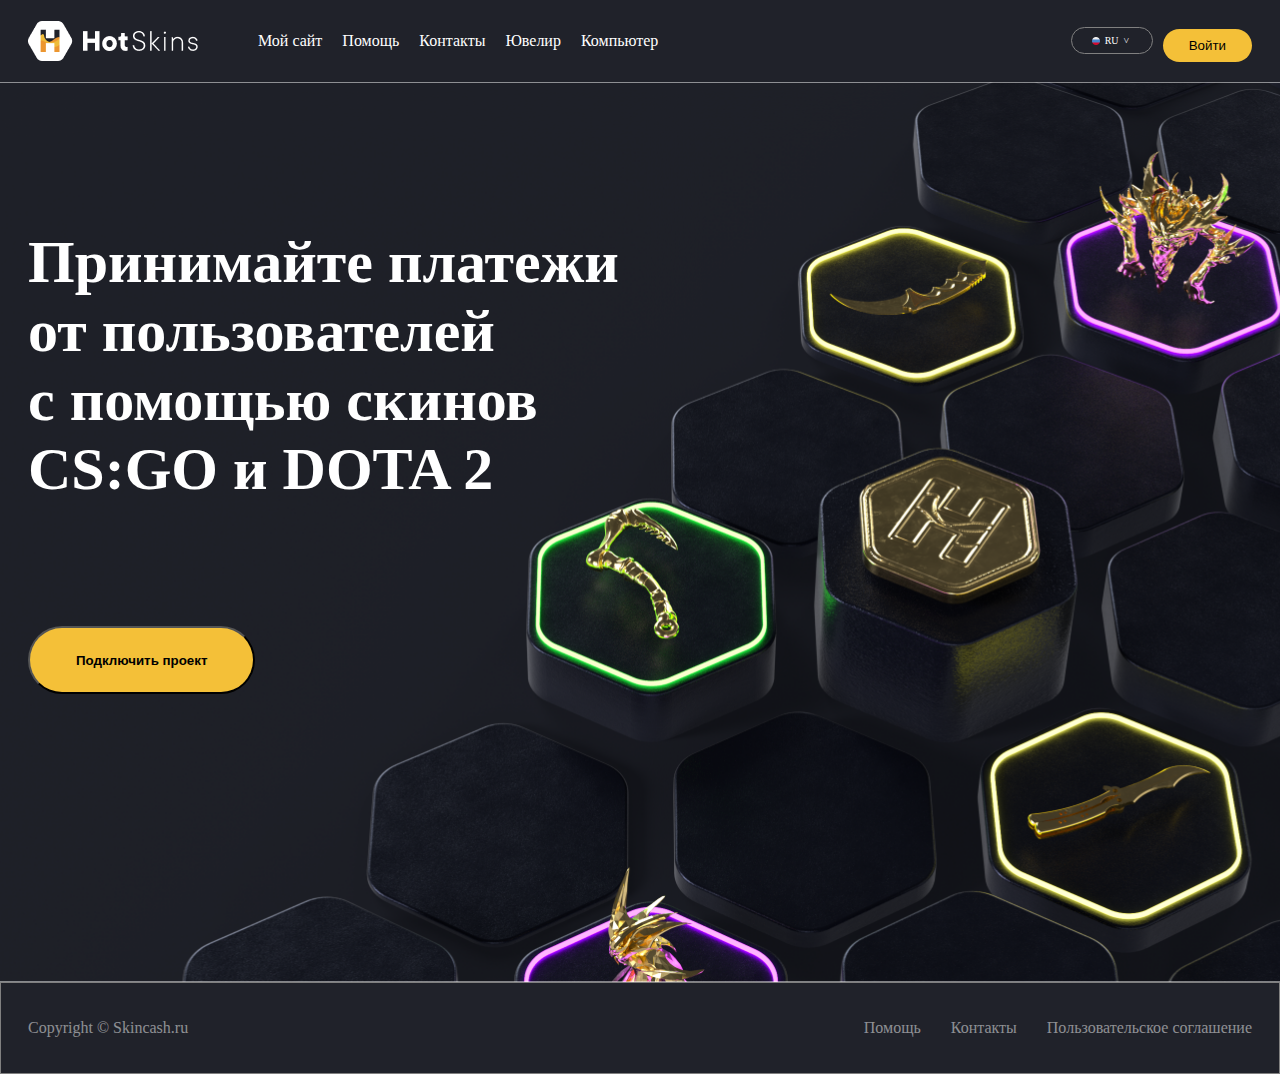
<file: index.html>
<!DOCTYPE html>
<html lang="en">
<head>
    <meta charset="UTF-8">
    <meta http-equiv="X-UA-Compatible" content="IE=edge">
    <meta name="viewport" content="width=device-width, initial-scale=1.0">
    <title>Document</title>
    <link rel="stylesheet" href="css/style.css">
</head>
<body>
    <header>
        <div class="conteiner">
            <div class="navbar_top">
                <div class="navbar_left">
                    <div class="Home">
                            <div class="navbar_1">
                                <img src="assets/images/Frame 1.png" alt="">
                                <img src="assets/images/HotSkins.png" alt="">
                            </div>
                    </div>
                    <div class="navbar_21">
                        <ul>
                            <a href="Hom.html"style="text-decoration: none">
                                <li>Мой сайт</li>
                            </a>
                            <a href="help.html"style="text-decoration: none">
                                <li>Помощь</li>
                            </a>
                            <a href="Contacts.html"style="text-decoration: none">
                                <li>Контакты</li>
                            </a>
                            <a href="yvelir.html"style="text-decoration: none">
                                <li>
                                    Ювелир
                                </li>
                            </a>
                            <a href="computer.html"style="text-decoration: none">
                                <li>
                                    Компьютер
                                </li>
                            </a>
                        </ul>
                    </div>
                </div>
                <a href="CsGo.html">
                    <div class="logo_bars">
                        <div class="bars">
                            <div class="bars1">
                                <div></div>
                            </div>
                            <div class="bars2">
                                <div></div>
                            </div>
                            <div class="bars3">
                                <div></div>
                            </div>
                        </div>
                    </div>
                </a>
                <div class="navbar_right">
                    <div>
                        <span><img src="assets/images/Russia.png" alt="">
                            <p>RU</p>
                            <p>˅</p></span>
                    </div>
                    <a href="register.html"style="text-decoration: none">
                        <div>
                            <button><p>Войти</p></button>
                        </div>
                    </a>
                </div>
            </div>
        </div>
    </header>
    <main>
        <div class="ocnova">
            <div class="conteiner">
                <div class="osnova">
                    <h1>Принимайте платежи  <br>
                        от пользователей <br>
                        с помощью скинов <br> 
                        CS:GO и DOTA 2</h1>
                </div>
                <a href="project.html"style="text-decoration: none">
                    <div class="osnova_button">
                        <button><p><b>Подключить проект</b></p></button>
                    </div>
                </a>
            </div>
        </div>
    </main>
    <footer>
        <div class="conteiner">
            <div class="footer">
                <p>Copyright © Skincash.ru</p>
                <ul>
                    <li>Помощь</li>
                    <li>Контакты</li>
                    <li>Пользовательское соглашение</li>
                </ul>
            </div>
        </div>
    </footer>
</body>
</html>
</file>
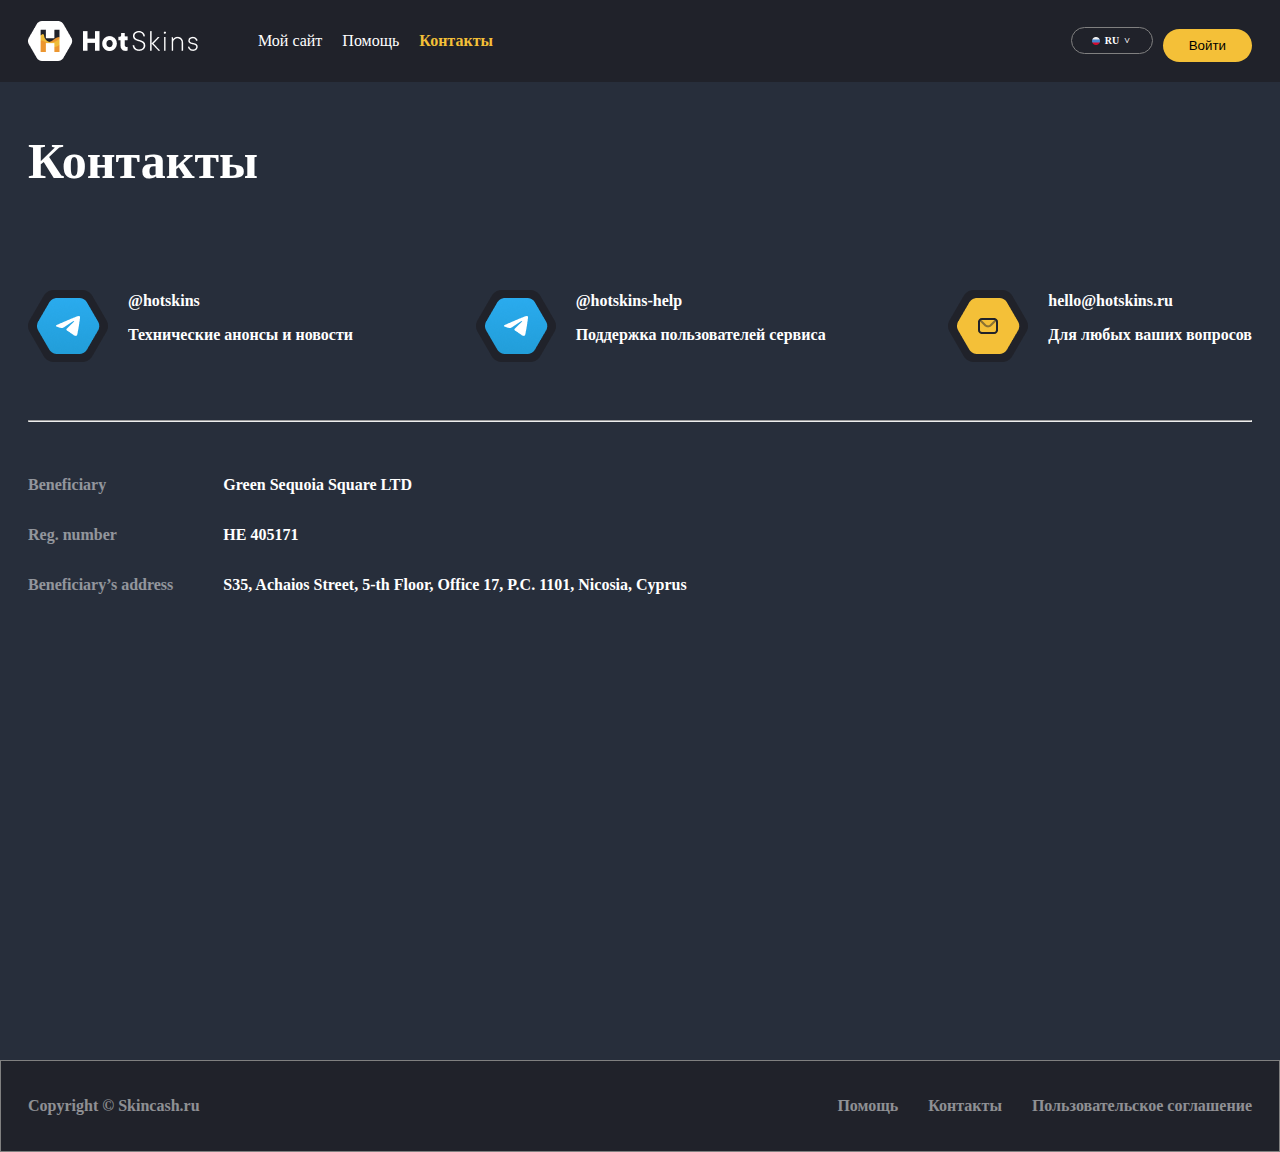
<file: Contacts.html>
<!DOCTYPE html>
<html lang="en">
<head>
    <meta charset="UTF-8">
    <meta http-equiv="X-UA-Compatible" content="IE=edge">
    <meta name="viewport" content="width=device-width, initial-scale=1.0">
    <title>Document</title>
    <link rel="stylesheet" href="css/style.css">
</head>
<body>
    <header>
        <div class="conteiner">
            <div class="navbar_top">
                <div class="navbar_left">
                    <div class="Home">
                        <a href="index.html">
                            <div class="navbar_1">
                                <img src="assets/images/Frame 1.png" alt="">
                                <img src="assets/images/HotSkins.png" alt="">
                            </div>
                        </a>
                    </div>
                    <div class="navbar_2">
                        <ul>
                            <a href="Hom.html"style="text-decoration: none">
                                <li class="contacts_li1">Мой сайт</li>
                            </a>
                            <a href="help.html"style="text-decoration: none">
                                <li class="contacts_li1">Помощь</li>
                            </a>
                            <a href="Contacts.html"style="text-decoration: none">
                                <li class="contacts_li"> <b> Контакты</li>
                            </a>
                        </ul>
                    </div>
                </div>
                <div class="navbar_right">
                    <div>
                        <span><img src="assets/images/Russia.png" alt="">
                            <p>RU</p>
                            <p>˅</p></span>
                    </div>
                    <a href="register.html"style="text-decoration: none">
                        <div>
                            <button><p>Войти</p></button>
                        </div>
                    </a>
                </div>
            </div>
        </div>
    </header>
    <main>
        <div class="contacts">
            <div class="conteiner">
                <h2>Контакты</h2>
                <div class="contacts-flex">
                    <div class="contacts_top">
                        <img src="assets/images/Frame 489.png" alt="">
                        <div>
                            <h4>@hotskins</h4>
                            <p>Технические анонсы и новости</p>
                        </div>
                    </div>
                    <div class="contacts_top">
                        <img src="assets/images/Frame 489.png" alt="">
                        <div>
                            <h4>@hotskins-help</h4>
                            <p>Поддержка пользователей сервиса</p>
                        </div>
                    </div>
                    <div class="contacts_top">
                        <img src="assets/images/Frame 491.png" alt="">
                        <div>
                            <h4>hello@hotskins.ru</h4>
                            <p>Для любых ваших вопросов</p>
                        </div>
                    </div>
                </div>
                <hr>
                <div class="contacts-bottom">
                    <div class="contacts_left">
                        <p>Beneficiary</p>
                        <p>Reg. number</p>
                        <p>Beneficiary’s address</p>
                    </div>
                    <div class="contacts_right">
                        <p>Green Sequoia Square LTD</p>
                        <p>HE 405171</p>
                        <p>S35, Achaios Street, 5-th Floor, Office 17, P.C. 1101, Nicosia, Cyprus</p>
                    </div>
                </div>
            </div>
        </div>
    </main>
    <footer>
        <div class="conteiner">
            <div class="footer">
                <p>Copyright © Skincash.ru</p>
                <ul>
                    <li>Помощь</li>
                    <li>Контакты</li>
                    <li>Пользовательское соглашение</li>
                </ul>
            </div>
        </div>
    </footer>
</body>
</html>
</file>
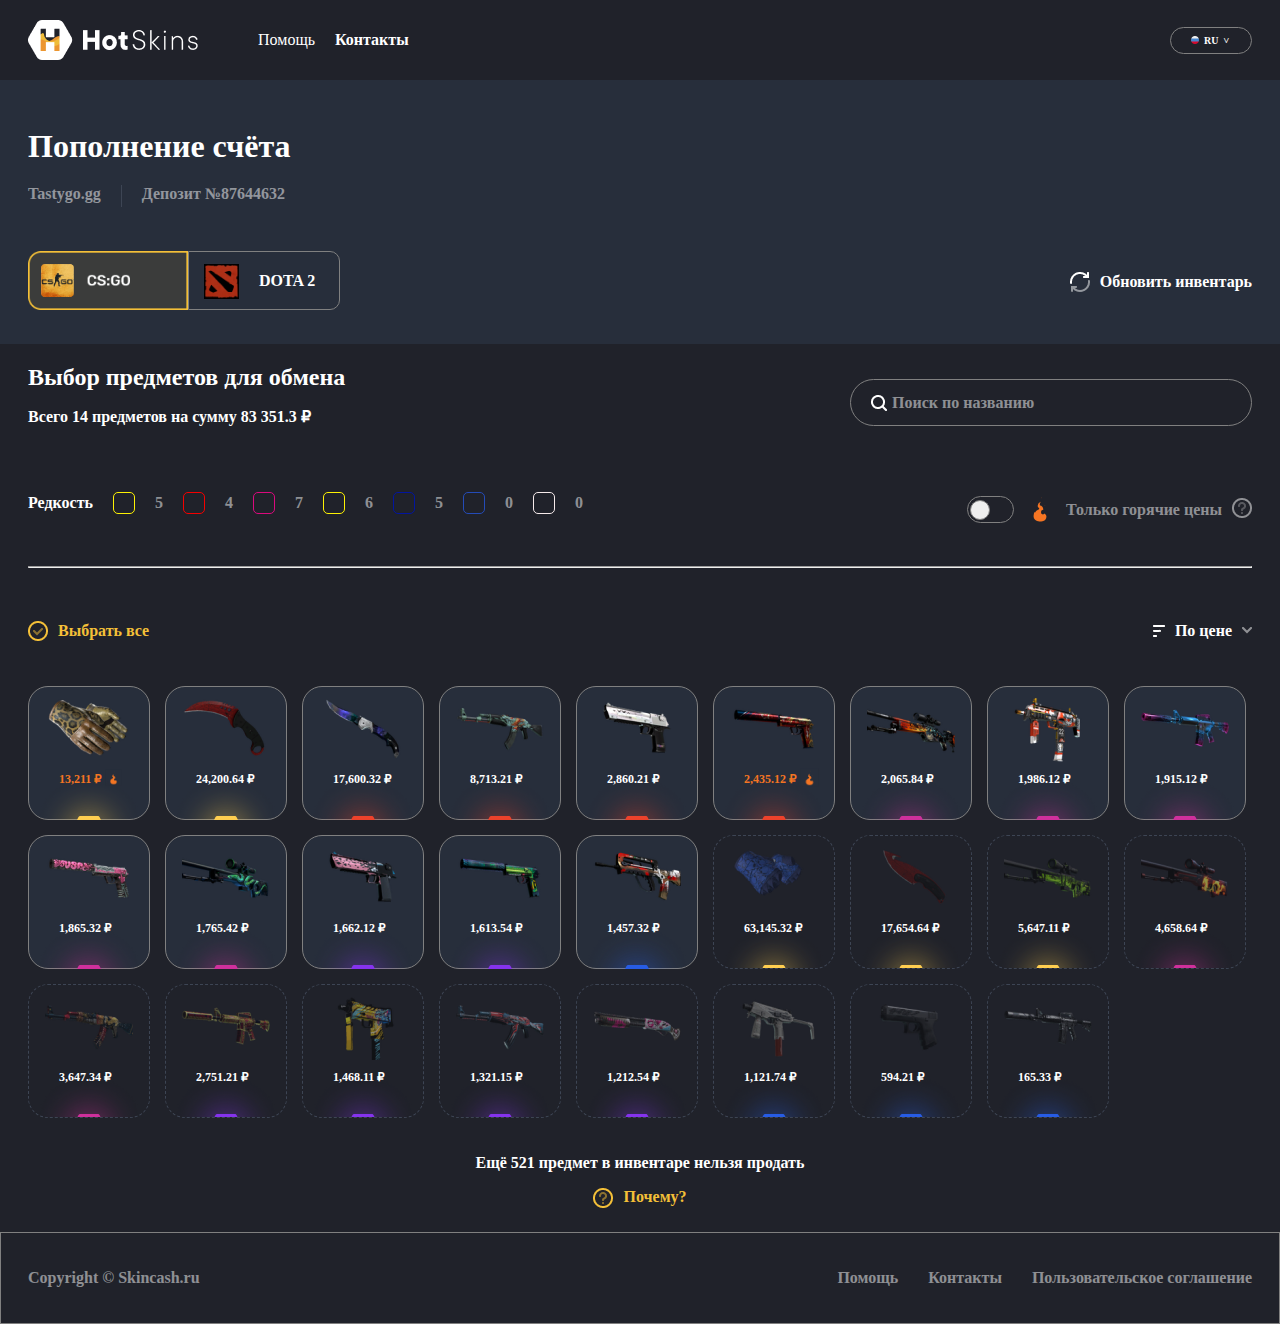
<file: CsGo.html>
<!DOCTYPE html>
<html lang="en">
<head>
    <meta charset="UTF-8">
    <meta http-equiv="X-UA-Compatible" content="IE=edge">
    <meta name="viewport" content="width=device-width, initial-scale=1.0">
    <title>Document</title>
    <link rel="stylesheet" href="css/style.css">
</head>
<body>
    <header>
        <div class="conteiner">
            <div class="navbar_top">
                <div class="navbar_left">
                    <div class="Home">
                        <a href="index.html">
                            <div class="navbar_1">
                                <img src="assets/images/Frame 1.png" alt="">
                                <img src="assets/images/HotSkins.png" alt="">
                            </div>
                        </a>
                    </div>
                    <div class="navbar_2">
                        <ul>
                            <a href="help.html"style="text-decoration: none">
                                <li class="contacts_li1">Помощь</li>
                            </a>
                            <a href="Contacts.html"style="text-decoration: none">
                                <li class="contacts_li1"> <b> Контакты</li>
                            </a>
                        </ul>
                    </div>
                </div>
                <div class="navbar_right">
                    <span><img src="assets/images/Russia.png" alt="">
                    <p>RU</p>
                    <p>˅</p></span>
                </div>
            </div>
        </div>
    </header>
    <main>
        <div class="title">
            <div class="conteiner">
                <a href="tup-up-your-account.html"style="text-decoration: none"><h1>Пополнение счёта</h1></a>
                <ul class="ul_title">
                    <li>Tastygo.gg</li>
                    <li> <img src="assets/images/Frame 401.png" alt=""></li>
                    <li>Депозит №87644632</li>
                </ul>
                <div class="titlee">
                    <div class="boss">
                        <a href="CsGo.html"style="text-decoration: none">
                            <div class="title-img-CsGo">
                                <img src="assets/images/Frame 15.png" alt="">
                            </div>
                        </a>
                        <div class="Dota">
                            <a href="dota.html"style="text-decoration: none">
                                <span>
                                    <div class="title-dota">
                                        <img src="assets/images/image 2.png" alt="">
                                        <p>
                                            DOTA 2
                                        </p>
                                    </div>
                                </span>
                            </a>
                        </div>
                    </div>
                    <div class="loading">
                            <img src="assets/images/20x20 Обновить.png" alt="">
                            <p>Обновить инвентарь</p>
                    </div>
                </div>
            </div>
        </div>
        <div class="main-rov">
            <div class="conteiner">
                <div class="main3">
                    <div class="left-h1">
                        <h2>Выбор предметов для обмена</h2>
                        <p>Всего 14 предметов на сумму 83 351.3 ₽</p>
                    </div>
                    <div class="right-1">
                        <span>
                            <img src="assets/images/Union.png" alt="">
                            <p>Поиск по названию</p>
                        </span>
                    </div>
                </div>
                <div class="main4">
                    <div>
                        <ul>
                            <li class="red7">Редкость</li>
                            <li class="bnm"><span></span></li>
                            <li>5</li>
                            <li class="bnm red1"><span></span></li>
                            <li>4</li>
                            <li class="bnm red2"><span></span></li>
                            <li>7</li>
                            <li class="bnm re3"><span></span></li>
                            <li>6</li>
                            <li class="bnm red4"><span></span></li>
                            <li>5</li>
                            <li class="bnm red5"><span></span></li>
                            <li>0</li>
                            <li class="bnm red6"><span></span></li>
                            <li>0</li>
                        </ul>
                    </div>
                    <div class="zxcvb">
                        <ul>
                            <li class="span1"><span><button ></button></span></li>
                            <li><img src="assets/images/Rectangle (6).png" alt=""></li>
                            <li>Только горячие цены</li>
                            <li><img src="assets/images/Помощь 1.png" alt=""></li>
                        </ul>
                    </div>
                </div>
                <hr>
                <div class="hrhr">
                    <div class="hr-lin1">
                        <img src="assets/images/Успех.png" alt="">
                        <p>Выбрать все</p>
                    </div>
                    <div class="hr-lin">
                        <img src="assets/images/Vector (31).png" alt="">
                        <p>По цене</p>
                        <img src="assets/images/Vector 91.png" alt="">
                    </div>
                </div>
                
            </div>
            <div class="conteiner">
                <div class="gap">
                    <div class="card sent1">
                        <img class="weapons" src="assets/images/image 4.png" alt="">
                        <div class="sent">
                            <p> <b class="color1">13,211 ₽</b> </p>
                            <img src="assets/images/Огонь цена.png" alt="">
                        </div>
                        <img class="card-bottom" src="assets/images/Индикатор рарности.png" alt="">
                    </div>
                    <div class="card sent1">
                        <img class="weapons" src="assets/images/image 4 (1).png" alt="">
                        <div class="sent">
                            <p> <b class="color2">24,200.64 ₽</b> </p>
                        </div>
                        <img class="card-bottom" src="assets/images/Индикатор рарности.png" alt="">
                    </div>
                    <div class="card sent1">
                        <img class="weapons" src="assets/images/image 4 (25).png" alt="">
                        <div class="sent">
                            <p> <b class="color2">17,600.32 ₽</b> </p>
                        </div>
                        <img class="card-bottom" src="assets/images/Индикатор рарности (1).png" alt="">
                    </div>
                    <div class="card sent1">
                        <img class="weapons" src="assets/images/image 4 (2).png" alt="">
                        <div class="sent">
                            <p> <b class="color2">8,713.21 ₽</b> </p>
                        </div>
                        <img class="card-bottom" src="assets/images/Индикатор рарности (1).png" alt="">
                    </div>
                    <div class="card sent1">
                        <img class="weapons" src="assets/images/image 4 (3).png" alt="">
                        <div class="sent">
                            <p> <b class="color2">2,860.21 ₽</b> </p>
                        </div>
                        <img class="card-bottom" src="assets/images/Индикатор рарности (1).png" alt="">
                    </div>
                    <div class="card sent1">
                        <img class="weapons" src="assets/images/image 4 (4).png" alt="">
                        <div class="sent">
                            <p> <b class="color1">2,435.12 ₽</b> </p>
                            <img src="assets/images/Огонь цена.png" alt="">
                        </div>
                        <img class="card-bottom" src="assets/images/Индикатор рарности (1).png" alt="">
                    </div>
                    <div class="card sent1">
                        <img class="weapons" src="assets/images/image 4 (5).png" alt="">
                        <div class="sent">
                            <p> <b class="color2">2,065.84 ₽</b> </p>
                        </div>
                        <img class="card-bottom" src="assets/images/Индикатор рарности (2).png" alt="">
                    </div>
                    <div class="card sent1">
                        <img class="weapons" src="assets/images/image 4 (6).png" alt="">
                        <div class="sent">
                            <p> <b class="color2">1,986.12 ₽</b> </p>
                        </div>
                        <img class="card-bottom" src="assets/images/Индикатор рарности (2).png" alt="">
                    </div>
                    <div class="card sent1">
                        <img class="weapons" src="assets/images/image 4 (7).png" alt="">
                        <div class="sent">
                            <p> <b class="color2">1,915.12 ₽</b> </p>
                        </div>
                        <img class="card-bottom" src="assets/images/Индикатор рарности (2).png" alt="">
                    </div>
                    <div class="card sent1">
                        <img class="weapons" src="assets/images/image 4 (8).png" alt="">
                        <div class="sent">
                            <p> <b class="color2">1,865.32 ₽</b> </p>
                        </div>
                        <img class="card-bottom" src="assets/images/Индикатор рарности (2).png" alt="">
                    </div>
                    <div class="card sent1">
                        <img class="weapons" src="assets/images/image 4 (9).png" alt="">
                        <div class="sent">
                            <p> <b class="color2">1,765.42 ₽</b> </p>
                        </div>
                        <img class="card-bottom" src="assets/images/Индикатор рарности (2).png" alt="">
                    </div>
                    <div class="card sent1">
                        <img class="weapons" src="assets/images/image 4 (10).png" alt="">
                        <div class="sent">
                            <p> <b class="color2">1,662.12 ₽</b> </p>
                        </div>
                        <img class="card-bottom" src="assets/images/Индикатор рарности (3).png" alt="">
                    </div>
                    <div class="card sent1">
                        <img class="weapons" src="assets/images/image 4 (11).png" alt="">
                        <div class="sent">
                            <p> <b class="color2">1,613.54 ₽</b> </p>
                        </div>
                        <img class="card-bottom" src="assets/images/Индикатор рарности (3).png" alt="">
                    </div>
                    <div class="card sent1">
                        <img class="weapons" src="assets/images/image 4 (12).png" alt="">
                        <div class="sent">
                            <p> <b class="color2">1,457.32 ₽</b> </p>
                        </div>
                        <img class="card-bottom" src="assets/images/Индикатор рарности (4).png" alt="">
                    </div>
                    <div class="card2 sent1">
                        <img class="weapons" src="assets/images/image 4 (13).png" alt="">
                        <div class="sent">
                            <p> <b class="color2">63,145.32 ₽</b> </p>
                        </div>
                        <img class="card-bottom" src="assets/images/Индикатор рарности.png" alt="">
                    </div>
                    <div class="card2 sent1">
                        <img class="weapons" src="assets/images/image 4 (14).png" alt="">
                        <div class="sent">
                            <p> <b class="color2">17,654.64 ₽</b> </p>
                        </div>
                        <img class="card-bottom" src="assets/images/Индикатор рарности.png" alt="">
                    </div>
                    <div class="card2 sent1">
                        <img class="weapons" src="assets/images/image 4 (15).png" alt="">
                        <div class="sent">
                            <p> <b class="color2">5,647.11 ₽</b> </p>
                        </div>
                        <img class="card-bottom" src="assets/images/Индикатор рарности.png" alt="">
                    </div>
                    <div class="card2 sent1">
                        <img class="weapons" src="assets/images/image 4 (16).png" alt="">
                        <div class="sent">
                            <p> <b class="color2">4,658.64 ₽</b> </p>
                        </div>
                        <img class="card-bottom" src="assets/images/Индикатор рарности (2).png" alt="">
                    </div>
                    <div class="card2 sent1">
                        <img class="weapons" src="assets/images/image 4 (17).png" alt="">
                        <div class="sent">
                            <p> <b class="color2">3,647.34 ₽</b> </p>
                        </div>
                        <img class="card-bottom" src="assets/images/Индикатор рарности (2).png" alt="">
                    </div>
                    <div class="card2 sent1">
                        <img class="weapons" src="assets/images/image 4 (18).png" alt="">
                        <div class="sent">
                            <p> <b class="color2">2,751.21 ₽</b> </p>
                        </div>
                        <img class="card-bottom" src="assets/images/Индикатор рарности (3).png" alt="">
                    </div>
                    <div class="card2 sent1">
                        <img class="weapons" src="assets/images/image 4 (19).png" alt="">
                        <div class="sent">
                            <p> <b class="color2">1,468.11 ₽</b> </p>
                        </div>
                        <img class="card-bottom" src="assets/images/Индикатор рарности (3).png" alt="">
                    </div>
                    <div class="card2 sent1">
                        <img class="weapons" src="assets/images/image 4 (20).png" alt="">
                        <div class="sent">
                            <p> <b class="color2">1,321.15 ₽</b> </p>
                        </div>
                        <img class="card-bottom" src="assets/images/Индикатор рарности (3).png" alt="">
                    </div>
                    <div class="card2 sent1">
                        <img class="weapons" src="assets/images/image 4 (21).png" alt="">
                        <div class="sent">
                            <p> <b class="color2">1,212.54 ₽</b> </p>
                        </div>
                        <img class="card-bottom" src="assets/images/Индикатор рарности (3).png" alt="">
                    </div>
                    <div class="card2 sent1">
                        <img class="weapons" src="assets/images/image 4 (22).png" alt="">
                        <div class="sent">
                            <p> <b class="color2"> 1,121.74 ₽</b> </p>
                        </div>
                        <img class="card-bottom" src="assets/images/Индикатор рарности (4).png" alt="">
                    </div>
                    <div class="card2 sent1">
                        <img class="weapons" src="assets/images/image 4 (23).png" alt="">
                        <div class="sent">
                            <p> <b class="color2">594.21 ₽</b> </p>
                        </div>
                        <img class="card-bottom" src="assets/images/Индикатор рарности (4).png" alt="">
                    </div>
                    <div class="card2 sent1">
                        <img class="weapons" src="assets/images/image 4 (24).png" alt="">
                        <div class="sent">
                            <p> <b class="color2">165.33 ₽</b> </p>
                        </div>
                        <img class="card-bottom" src="assets/images/Индикатор рарности (4).png" alt="">
                    </div>
                </div>
                <div class="gap-bottom">
                    <p>Ещё 521 предмет в инвентаре нельзя продать</p>
                    <ul>
                        <li><img src="assets/images/Помощь 2.png" alt=""></li>
                        <li>Почему?</li>
                    </ul>
                </div>
            </div>
        </div>
    </main>
    <footer>
        <div class="conteiner">
            <div class="footer">
                <p>Copyright © Skincash.ru</p>
                <ul>
                    <li>Помощь</li>
                    <li>Контакты</li>
                    <li>Пользовательское соглашение</li>
                </ul>
            </div>
        </div>
    </footer>
</body>
</html>
</file>
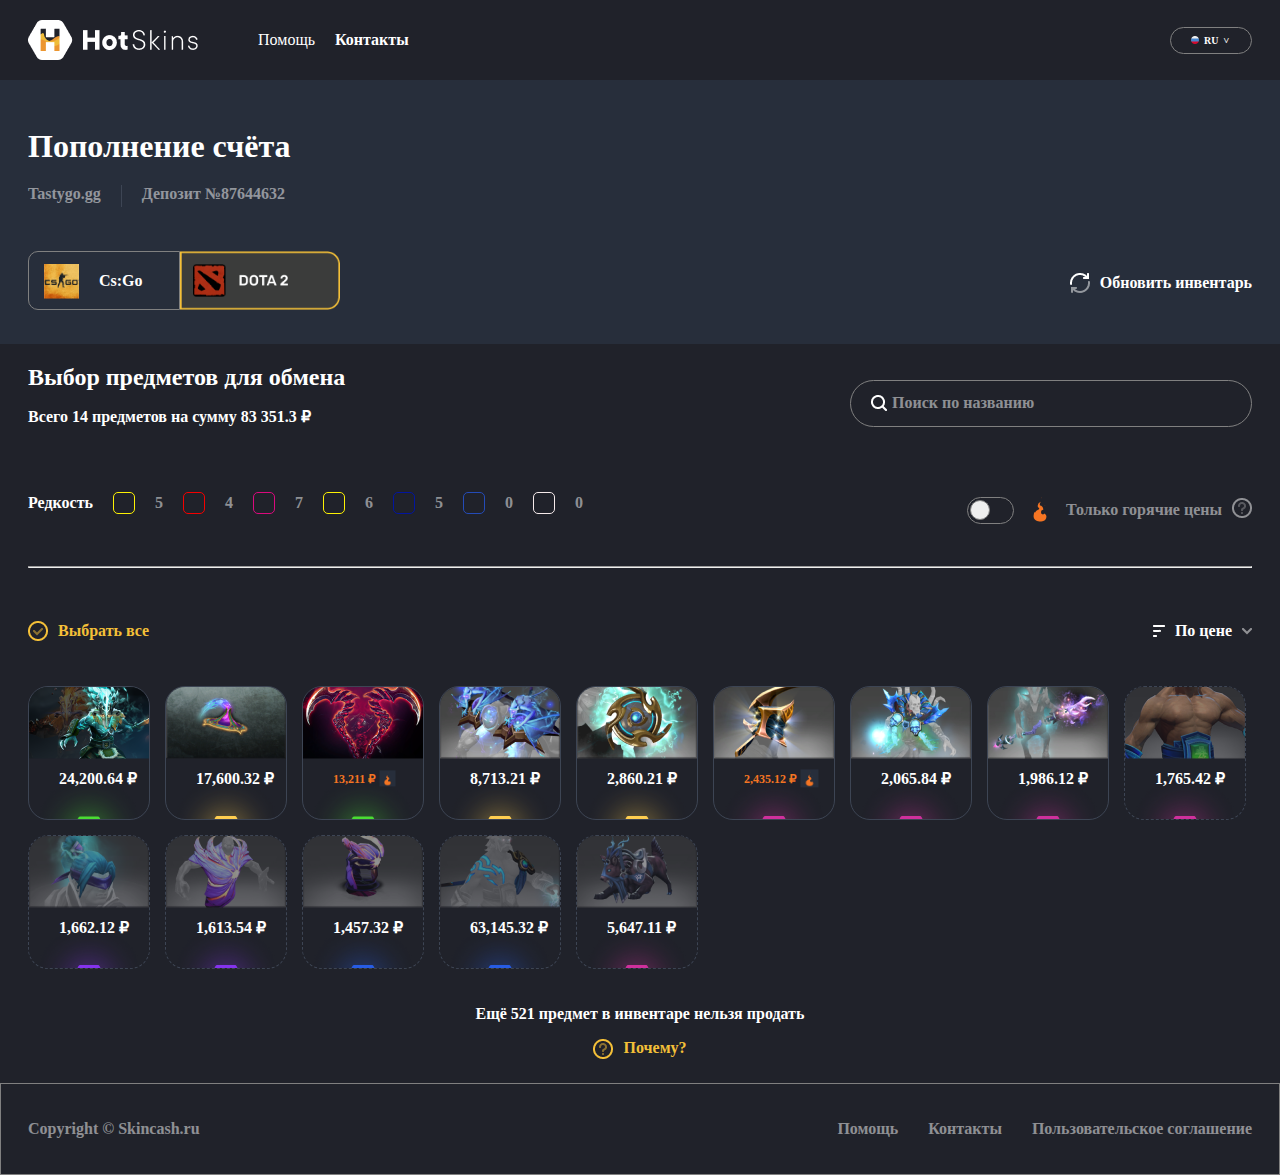
<file: dota.html>
<!DOCTYPE html>
<html lang="en">
<head>
    <meta charset="UTF-8">
    <meta http-equiv="X-UA-Compatible" content="IE=edge">
    <meta name="viewport" content="width=device-width, initial-scale=1.0">
    <title>Document</title>
    <link rel="stylesheet" href="css/style.css">
</head>
<body>
    <header>
        <div class="conteiner">
            <div class="navbar_top">
                <div class="navbar_left">
                    <div class="Home">
                        <a href="index.html" style="text-decoration: none">
                            <div class="navbar_1">
                                <img src="assets/images/Frame 1.png" alt="">
                                <img src="assets/images/HotSkins.png" alt="">
                            </div>
                        </a>
                    </div>
                    <div class="navbar_2">
                        <ul>
                            <a href="help.html"style="text-decoration: none">
                                <li class="contacts_li1">Помощь</li>
                            </a>
                            <a href="Contacts.html"style="text-decoration: none">
                                <li class="contacts_li1"> <b> Контакты</li>
                            </a>
                        </ul>
                    </div>
                </div>
                <div class="navbar_right">
                    <span><img src="assets/images/Russia.png" alt="">
                    <p>RU</p>
                    <p>˅</p></span>
                </div>
            </div>
        </div>
    </header>
    <main>
        <div class="title">
            <div class="conteiner">
                <a href="tup-up-your-account.html"style="text-decoration: none"><h1>Пополнение счёта</h1></a>
                <ul class="ul_title">
                    <li>Tastygo.gg</li>
                    <li> <img src="assets/images/Frame 401.png" alt=""></li>
                    <li>Депозит №87644632</li>
                </ul>
                <div class="titlee">
                    <div class="boss">
                        <div class="Csgo">
                            <a href="CsGo.html"style="text-decoration: none">
                                <span>
                                    <div class="title-img">
                                        <img src="assets/images/image 2 (1).png" alt="">
                                        <p>
                                            Cs:Go
                                        </p>
                                    </div>
                                </span>
                            </a>
                        </div>
                            <a href="dota.html"style="text-decoration: none">
                                <span>
                                    <div class="title-img-CsGo">
                                        <img src="assets/images/Frame 39.png" alt="">
                                    </div>
                                </span>
                            </a>
                    </div>
                    <div class="loading">
                            <img src="assets/images/20x20 Обновить.png" alt="">
                            <p>Обновить инвентарь</p>
                    </div>
                </div>
            </div>
        </div>
        <div class="main-rov">
            <div class="conteiner">
                <div class="main3">
                    <div class="left-h1">
                        <h2>Выбор предметов для обмена</h2>
                        <p>Всего 14 предметов на сумму 83 351.3 ₽</p>
                    </div>
                    <div class="right-1">
                        <span>
                            <img src="assets/images/Union.png" alt="">
                            <p>Поиск по названию</p>
                        </span>
                    </div>
                </div>
                <div class="main4">
                    <div>
                        <ul>
                            <li class="red7">Редкость</li>
                            <li class="bnm"><span></span></li>
                            <li>5</li>
                            <li class="bnm red1"><span></span></li>
                            <li>4</li>
                            <li class="bnm red2"><span></span></li>
                            <li>7</li>
                            <li class="bnm re3"><span></span></li>
                            <li>6</li>
                            <li class="bnm red4"><span></span></li>
                            <li>5</li>
                            <li class="bnm red5"><span></span></li>
                            <li>0</li>
                            <li class="bnm red6"><span></span></li>
                            <li>0</li>
                        </ul>
                    </div>
                    <div class="zxcvb">
                        <ul>
                            <li class="span1"><span><button ></button></span></li>
                            <li><img src="assets/images/Rectangle (6).png" alt=""></li>
                            <li>Только горячие цены</li>
                            <li><img src="assets/images/Помощь 1.png" alt=""></li>
                        </ul>
                    </div>
                </div>
                <hr>
                <div class="hrhr">
                    <div class="hr-lin1">
                        <img src="assets/images/Успех.png" alt="">
                        <p>Выбрать все</p>
                    </div>
                    <div class="hr-lin">
                        <img src="assets/images/Vector (31).png" alt="">
                        <p>По цене</p>
                        <img src="assets/images/Vector 91.png" alt="">
                    </div>
                </div>
                
            </div>
            <div class="conteiner">
                <div class="gap">
                    <div class="card3 sent1">
                        <img class="weapons-dota" src="assets/images/image 4 (26).png" alt="">
                        <div class="sent">
                            <p> <b class="color3">24,200.64 ₽</b> </p>
                        </div>
                        <img class="card-bottom" src="assets/images/Индикатор рарности (5).png" alt="">
                    </div>
                    <div class="card3 sent1">
                        <img class="weapons-dota" src="assets/images/image 4 (27).png" alt="">
                        <div class="sent">
                            <p> <b class="color3">17,600.32 ₽</b> </p>
                        </div>
                        <img class="card-bottom" src="assets/images/Индикатор рарности.png" alt="">
                    </div>
                    <div class="card3 sent1">
                        <img class="weapons-dota" src="assets/images/image 4 (28).png" alt="">
                        <div class="sent">
                            <p> <b class="color1">13,211 ₽</b> </p>
                            <img src="assets/images/Огонь цена.png" alt="">
                        </div>
                        <img class="card-bottom" src="assets/images/Индикатор рарности (5).png" alt="">
                    </div>
                    <div class="card3 sent1">
                        <img class="weapons-dota" src="assets/images/image 4 (29).png" alt="">
                        <div class="sent">
                            <p> <b class="color3">8,713.21 ₽</b> </p>
                        </div>
                        <img class="card-bottom" src="assets/images/Индикатор рарности.png" alt="">
                    </div>
                    <div class="card3 sent1">
                        <img class="weapons-dota" src="assets/images/image 4 (30).png" alt="">
                        <div class="sent">
                            <p> <b class="color3">2,860.21 ₽</b> </p>
                        </div>
                        <img class="card-bottom" src="assets/images/Индикатор рарности.png" alt="">
                    </div>
                    <div class="card3 sent1">
                        <img class="weapons-dota" src="assets/images/image 4 (31).png" alt="">
                        <div class="sent">
                            <p> <b class="color1">2,435.12 ₽</b> </p>
                            <img src="assets/images/Огонь цена.png" alt="">
                        </div>
                        <img class="card-bottom" src="assets/images/Индикатор рарности (2).png" alt="">
                    </div>
                    <div class="card3 sent1">
                        <img class="weapons-dota" src="assets/images/image 4 (32).png" alt="">
                        <div class="sent">
                            <p> <b class="color3">2,065.84 ₽</b> </p>
                        </div>
                        <img class="card-bottom" src="assets/images/Индикатор рарности (2).png" alt="">
                    </div>
                    <div class="card3 sent1">
                        <img class="weapons-dota" src="assets/images/image 4 (33).png" alt="">
                        <div class="sent">
                            <p> <b class="color3">1,986.12 ₽</b> </p>
                        </div>
                        <img class="card-bottom" src="assets/images/Индикатор рарности (2).png" alt="">
                    </div>
                    <div class="card2 sent1">
                        <img class="weapons-dota" src="assets/images/image 4 (34).png" alt="">
                        <div class="sent">
                            <p> <b class="color3">1,765.42 ₽</b> </p>
                        </div>
                        <img class="card-bottom" src="assets/images/Индикатор рарности (2).png" alt="">
                    </div>
                    <div class="card2 sent1">
                        <img class="weapons-dota" src="assets/images/image 4 (35).png" alt="">
                        <div class="sent">
                            <p> <b class="color3">1,662.12 ₽</b> </p>
                        </div>
                        <img class="card-bottom" src="assets/images/Индикатор рарности (3).png" alt="">
                    </div>
                    <div class="card2 sent1">
                        <img class="weapons-dota" src="assets/images/image 4 (36).png" alt="">
                        <div class="sent">
                            <p> <b class="color3">1,613.54 ₽</b> </p>
                        </div>
                        <img class="card-bottom" src="assets/images/Индикатор рарности (3).png" alt="">
                    </div>
                    <div class="card2 sent1">
                        <img class="weapons-dota" src="assets/images/image 4 (37).png" alt="">
                        <div class="sent">
                            <p> <b class="color3">1,457.32 ₽</b> </p>
                        </div>
                        <img class="card-bottom" src="assets/images/Индикатор рарности (4).png" alt="">
                    </div>
                    <div class="card2 sent1">
                        <img class="weapons-dota" src="assets/images/image 4 (38).png" alt="">
                        <div class="sent">
                            <p> <b class="color3">63,145.32 ₽</b> </p>
                        </div>
                        <img class="card-bottom" src="assets/images/Индикатор рарности (4).png" alt="">
                    </div>
                    <div class="card2 sent1">
                        <img class="weapons-dota" src="assets/images/image 4 (39).png" alt="">
                        <div class="sent">
                            <p> <b class="color3">5,647.11 ₽</b> </p>
                        </div>
                        <img class="card-bottom" src="assets/images/Индикатор рарности (2).png" alt="">
                    </div>
                </div>
                <div class="gap-bottom">
                    <p>Ещё 521 предмет в инвентаре нельзя продать</p>
                    <ul>
                        <li><img src="assets/images/Помощь 2.png" alt=""></li>
                        <li>Почему?</li>
                    </ul>
                </div>
            </div>
        </div>
    </main>
    <footer>
        <div class="conteiner">
            <div class="footer">
                <p>Copyright © Skincash.ru</p>
                <ul>
                    <li>Помощь</li>
                    <li>Контакты</li>
                    <li>Пользовательское соглашение</li>
                </ul>
            </div>
        </div>
    </footer>
</body>
</html>
</file>
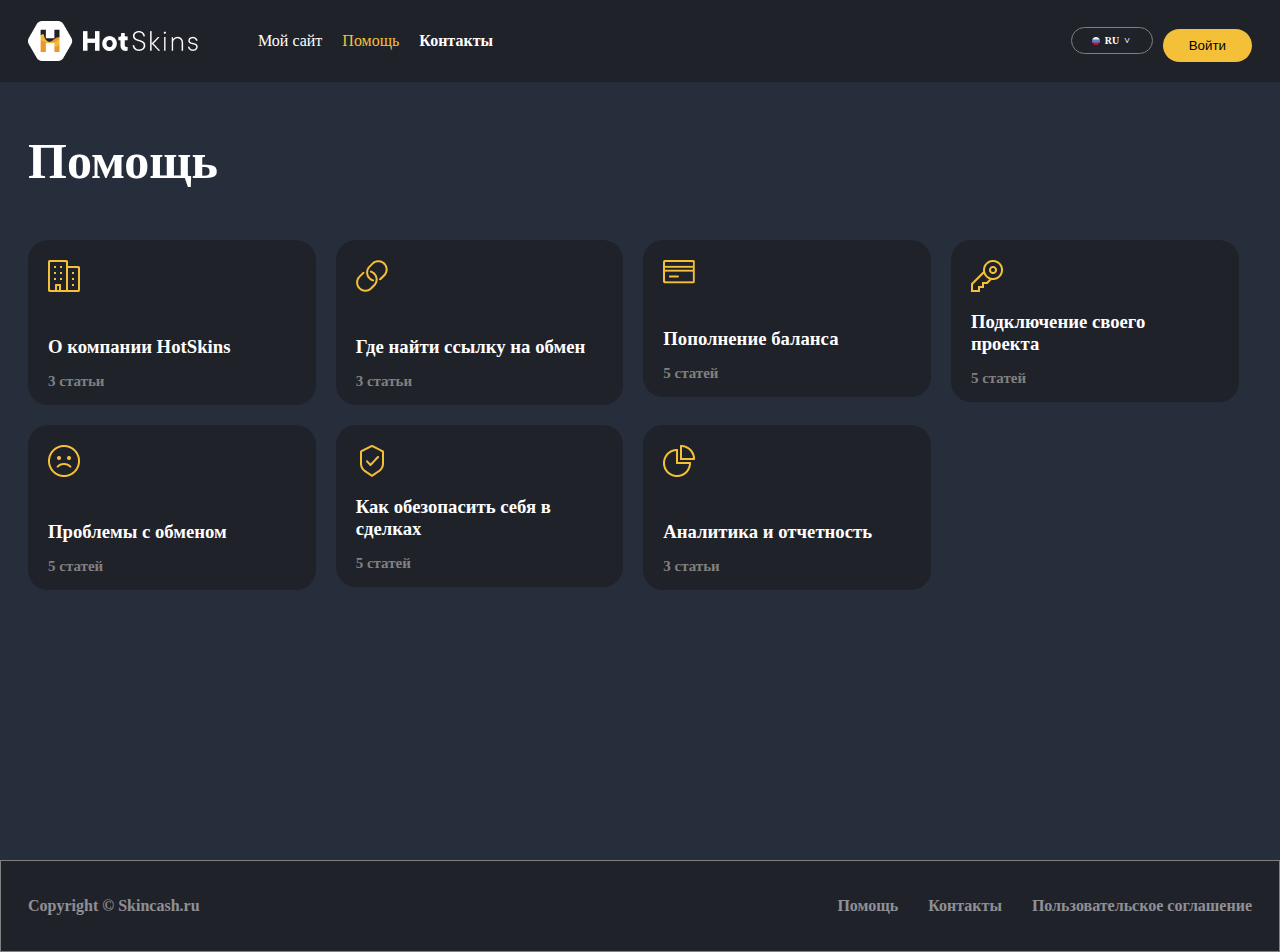
<file: help.html>
<!DOCTYPE html>
<html lang="en">
<head>
    <meta charset="UTF-8">
    <meta http-equiv="X-UA-Compatible" content="IE=edge">
    <meta name="viewport" content="width=device-width, initial-scale=1.0">
    <title>Document</title>
    <link rel="stylesheet" href="css/style.css">
</head>
<body>
    <header>
        <div class="conteiner">
            <div class="navbar_top">
                <div class="navbar_left">
                    <div class="Home">
                        <a href="index.html">
                            <div class="navbar_1">
                                <img src="assets/images/Frame 1.png" alt="">
                                <img src="assets/images/HotSkins.png" alt="">
                            </div>
                        </a>
                    </div>
                    <div class="navbar_2">
                        <ul>
                            <a href="Hom.html"style="text-decoration: none">
                                <li class="contacts_li1">Мой сайт</li>
                            </a>
                            <a href="help.html"style="text-decoration: none">
                                <li class="contacts_li">Помощь</li>
                            </a>
                            <a href="Contacts.html"style="text-decoration: none">
                                <li class="contacts_li1"> <b> Контакты</li>
                            </a>
                        </ul>
                    </div>
                </div>
                <div class="navbar_right">
                    <div>
                        <span><img src="assets/images/Russia.png" alt="">
                            <p>RU</p>
                            <p>˅</p></span>
                    </div>
                    <a href="register.html"style="text-decoration: none">
                        <div>
                            <button><p>Войти</p></button>
                        </div>
                    </a>
                </div>
            </div>
        </div>
    </header>
    <main>
        <div class="help">
            <div class="conteiner">
                <h2>Помощь</h2>
                <div class="help_flex">
                    <div class="help_card">
                        <img src="assets/images/Vector (33).png" alt="">
                        <div>
                            <h3>О компании HotSkins</h3>
                            <p>3 статьи</p>
                        </div>
                    </div>
                    <div class="help_card">
                        <img src="assets/images/Frame 331 (1).png" alt="">
                        <div>
                            <h3>Где найти ссылку на обмен</h3>
                            <p>3 статьи</p>
                        </div>
                    </div>
                    <div class="help_card">
                        <img src="assets/images/Vector (32).png" alt="">
                        <div>
                            <h3>Пополнение баланса</h3>
                            <p>5 статей</p>
                        </div>
                    </div>
                    <div class="help_card1">
                        <img src="assets/images/Frame 331.png" alt="">
                        <div>
                            <h3>Подключение своего <br> проекта</h3>
                            <p>5 статей</p>
                        </div>
                    </div>
                    <div class="help_card">
                        <img src="assets/images/Frame 331 (3).png" alt="">
                        <div>
                            <h3>Проблемы с обменом</h3>
                            <p>5 статей</p>
                        </div>
                    </div>
                    <div class="help_card1">
                        <img src="assets/images/Frame 331 (2).png" alt="">
                        <div>
                            <h3>Как обезопасить себя в <br> сделках</h3>
                            <p>5 статей</p>
                        </div>
                    </div>
                    <div class="help_card">
                        <img src="assets/images/Vector (34).png" alt="">
                        <div>
                            <h3>Аналитика и отчетность</h3>
                            <p>3 статьи</p>
                        </div>
                    </div>
                </div>
            </div>
        </div>
    </main>
    <footer>
        <div class="conteiner">
            <div class="footer">
                <p>Copyright © Skincash.ru</p>
                <ul>
                    <li>Помощь</li>
                    <li>Контакты</li>
                    <li>Пользовательское соглашение</li>
                </ul>
            </div>
        </div>
    </footer>
</body>
</html>
</file>
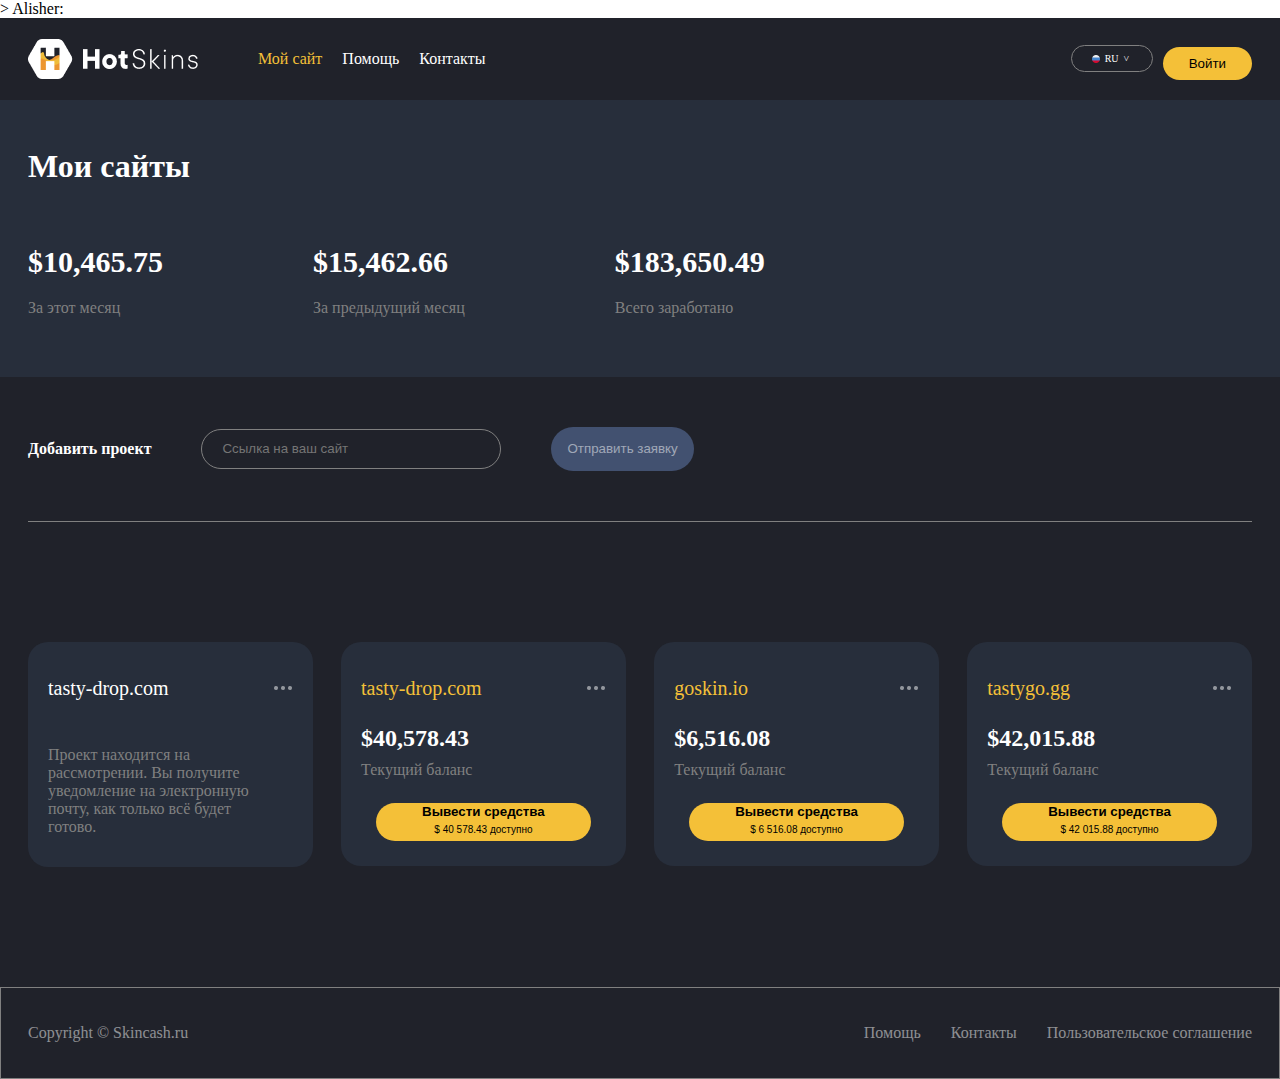
<file: Hom.html>
> Alisher:
<!DOCTYPE html>
<html lang="en">
<head>
    <meta charset="UTF-8">
    <meta http-equiv="X-UA-Compatible" content="IE=edge">
    <meta name="viewport" content="width=device-width, initial-scale=1.0">
    <title>Document</title>
    <link rel="stylesheet" href="css/style.css">
</head>
<body>
    <header>
        <div class="conteiner">
            <div class="navbar_top">
                <div class="navbar_left">
                    <div class="Home">
                            <a href="index.html">
                                <div class="navbar_1">
                                    <img src="assets/images/Frame 1.png" alt="">
                                    <img src="assets/images/HotSkins.png" alt="">
                                </div>
                            </a>
                    </div>
                    <div class="navbar_2">
                        <ul>
                            <a href="Hom.html"style="text-decoration: none">
                                <li class="contacts_li">Мой сайт</li>
                            </a>
                            <a href="help.html"style="text-decoration: none">
                                <li class="contacts_li1">Помощь</li>
                            </a>
                            <a href="Contacts.html"style="text-decoration: none">
                                <li class="contacts_li1">Контакты</li>
                            </a>
                        </ul>
                    </div>
                </div>
                <div class="navbar_right">
                    <div>
                        <span><img src="assets/images/Russia.png" alt="">
                            <p>RU</p>
                            <p>˅</p></span>
                    </div>
                    <a href="register.html"style="text-decoration: none">
                        <div>
                            <button><p>Войти</p></button>
                        </div>
                    </a>
                </div>
            </div>
        </div>
    </header>
    <main>
        <div class="title">
            <div class="conteiner">
               <div class="Hom">
                <h1>Мои сайты</h1>
               </div>
                <div class="hom_flex">
                    <div class="hom_banner">
                            <div class="hom_card">
                                <h3>$10,465.75</h3>
                                <p>За этот месяц</p>
                            </div>
                    </div> 
                    <div class="hom_banner">
                        <div class="hom_card">
                            <h3>$15,462.66</h3>
                            <p>За предыдущий месяц</p>
                        </div>
                    </div>
                    <div class="hom_banner">
                        <div class="hom_card">
                            <h3>$183,650.49</h3>
                            <p>Всего заработано</p>
                        </div>
                    </div>
                </div>
            </div>
        <div class="hom_ocnova">
            <div class="conteiner">
                <div class="hom_input">
                    <h4>Добавить проект</h4>
                    <input type="text" placeholder="Ссылка на ваш сайт">
                    <button><p>Отправить заявку</p></button>
                </div>
                <div class="homCard">
                    <div class="homCard2">
                        <div class="homCard1">
                            <p class="home_p">tasty-drop.com</p>
                            <img src="assets/images/Больше.png" alt="">
                        </div>
                        <p class="hom_p1">Проект находится на <br> рассмотрении. Вы получите <br> уведомление на электронную <br> почту, как только всё будет <br> готово.</p>
                    </div>
                    <div class="homCard22">
                        <div class="homCard1">
                            <p class="home_p12">tasty-drop.com</p>
                            <img src="assets/images/Больше.png" alt="">
                        </div>
                        <h2>$40,578.43</h2>
                        <p class="hom_p11">Текущий баланс</p>
                        <button>
                            <div class="homcardbutton1">
                                <h4>Вывести средства</h4>
                                <p>$ 40 578.43 доступно</p>
                            </div>
                        </button>
                        </div>
                    <div class="homCard22">
                        <div class="homCard1">
                            <p class="home_p12">goskin.io</p>
                            <img src="assets/images/Больше.png" alt="">
                        </div>
                        <h2>$6,516.08</h2>
                        <p class="hom_p11">Текущий баланс</p>
                        <button>
                            <div class="homcardbutton1">
                                <h4>Вывести средства</h4>
                                <p>$ 6 516.08 доступно</p>
                            </div>
                        </button>
                    </div>
                    <div class="homCard22">
                        <div class="homCard1">
                            <p class="home_p12">tastygo.gg</p>
                            <img src="assets/images/Больше.png" alt="">
                        </div>
                        <h2>$42,015.88</h2>
                        <p class="hom_p11">Текущий баланс</p>
                        <button>
                            <div class="homcardbutton1">
                            <h4>Вывести средства</h4>
                            <p>$ 42 015.88 доступно</p>
                            </div>
                        </button>
                    </div>
                </div>
            </div>
        </div>
        </div>
    </main>
    <footer>
        <div class="conteiner">
            <div class="footer">
                <p>Copyright © Skincash.ru</p>
                <ul>
                    <li>Помощь</li>
                    <li>Контакты</li>
                    <li>Пользовательское соглашение</li>
                </ul>
            </div>
        </div>
    </footer>
</body>
</html>
</file>
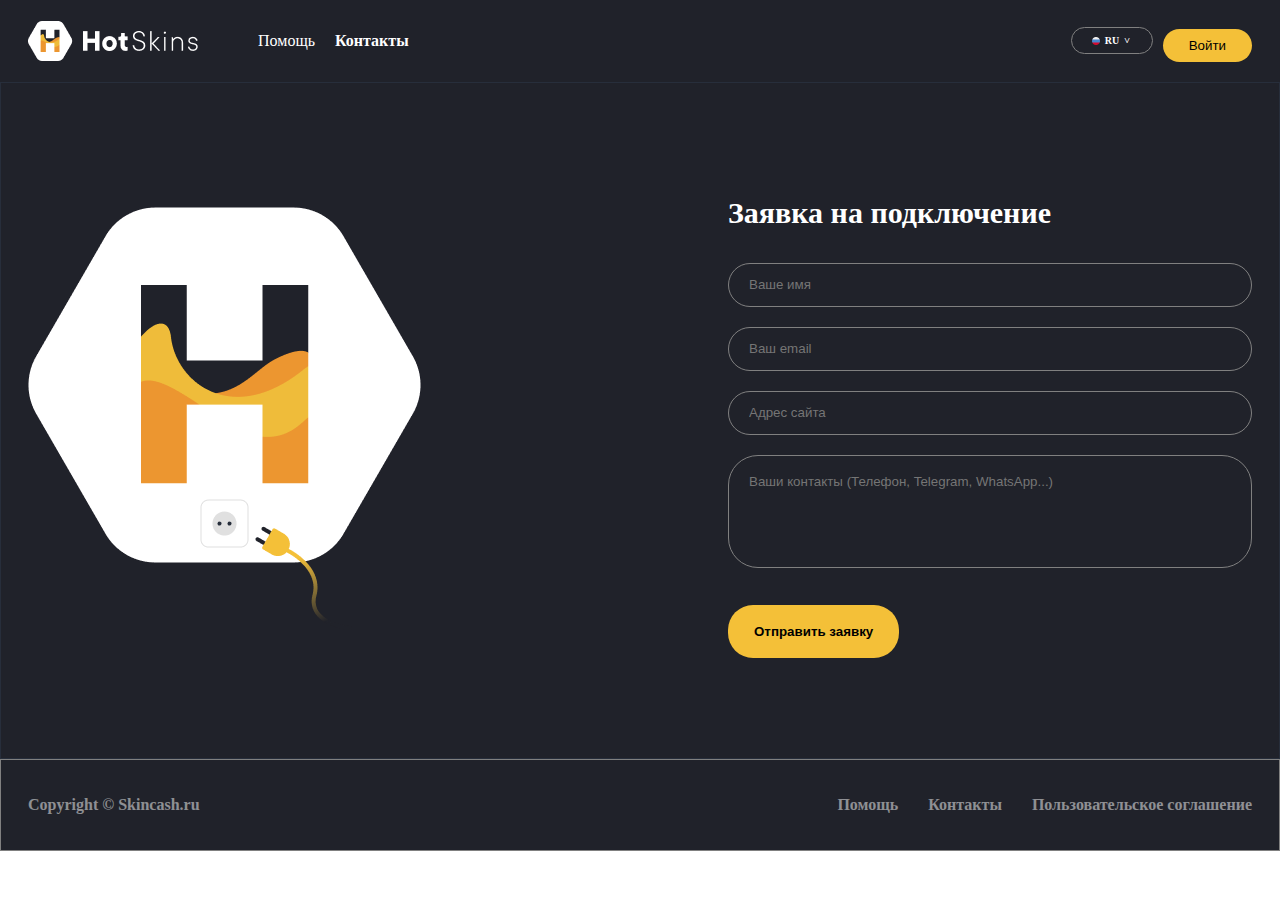
<file: project.html>
<!DOCTYPE html>
<html lang="en">
<head>
    <meta charset="UTF-8">
    <meta http-equiv="X-UA-Compatible" content="IE=edge">
    <meta name="viewport" content="width=device-width, initial-scale=1.0">
    <title>Document</title>
    <link rel="stylesheet" href="css/style.css">
</head>
<body>
    <header>
        <div class="conteiner">
            <div class="navbar_top">
                <div class="navbar_left">
                    <div class="Home">
                        <a href="index.html">
                            <div class="navbar_1">
                                <img src="assets/images/Frame 1.png" alt="">
                                <img src="assets/images/HotSkins.png" alt="">
                            </div>
                        </a>
                    </div>
                    <div class="navbar_2">
                        <ul>
                            <a href="help.html"style="text-decoration: none">
                                <li class="contacts_li1">Помощь</li>
                            </a>
                            <a href="Contacts.html"style="text-decoration: none">
                                <li class="contacts_li1"> <b> Контакты</li>
                            </a>
                        </ul>
                    </div>
                </div>
                <div class="navbar_right">
                    <div>
                        <span><img src="assets/images/Russia.png" alt="">
                            <p>RU</p>
                            <p>˅</p></span>
                    </div>
                    <a href="register.html"style="text-decoration: none">
                        <div>
                            <button><p>Войти</p></button>
                        </div>
                    </a>
                </div>
            </div>
        </div>
    </header>
    <main>
        <div class="registr">
            <div class="conteiner">
                <div class="registr_project">
                    <div class="right_registr">
                        <img src="assets/images/Frame 1 (1).png" alt="">
                    </div>
                    <div class="left_registr">
                        <h3>Заявка на подключение</h3>
                        <div class="registr_input">
                            <input type="text" placeholder="Ваше имя">
                        </div>
                        <div class="registr_input" >
                            <input type="email" placeholder="Ваш email">
                        </div>
                        <div class="registr_input">
                            <input type="text" placeholder="Адрес сайта">
                        </div>
                        <div class="registr_input1">
                            <input type="" placeholder="Ваши контакты (Телефон, Telegram, WhatsApp...)">
                        </div>
                        <button><p><b>Отправить заявку</b></p></button>
                    </div>
                </div>
            </div>
        </div>
    </main>
    <footer>
        <div class="conteiner">
            <div class="footer">
                <p>Copyright © Skincash.ru</p>
                <ul>
                    <li>Помощь</li>
                    <li>Контакты</li>
                    <li>Пользовательское соглашение</li>
                </ul>
            </div>
        </div>
    </footer>
</body>
</html>
</file>
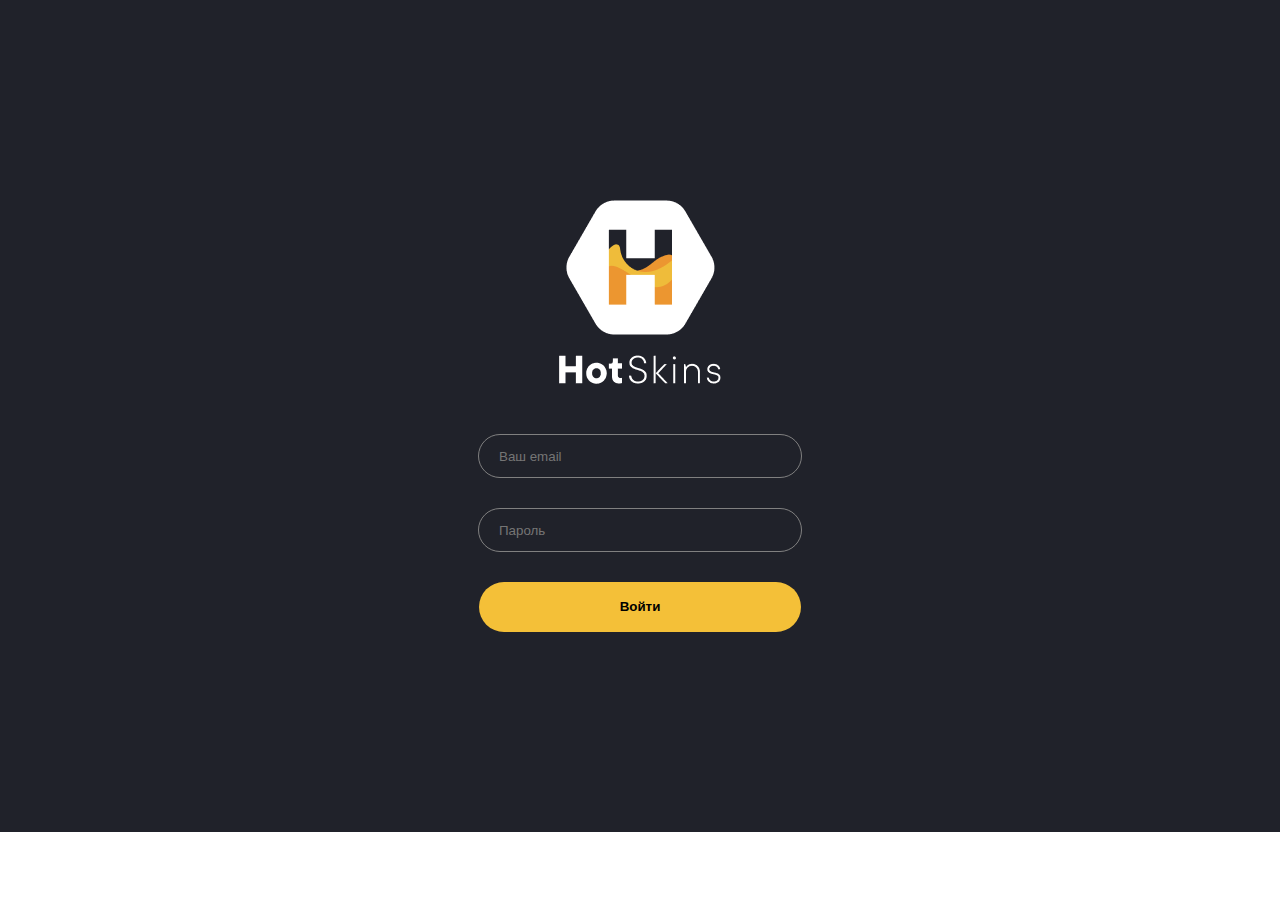
<file: register.html>
<!DOCTYPE html>
<html lang="en">
<head>
    <meta charset="UTF-8">
    <meta http-equiv="X-UA-Compatible" content="IE=edge">
    <meta name="viewport" content="width=device-width, initial-scale=1.0">
    <title>Document</title>
    <link rel="stylesheet" href="css/style.css">
</head>
<body>
    <header>
        <div class="registreyshion">
            <div class="conteiner">
                <div class="registreyshion1">
                    <a href="index.html"style="text-decoration: none">
                        <img src="assets/images/Frame 1 (2).png" alt="">
                    <p><img src="assets/images/HotSkins (1).png" alt=""></p>
                    </a>
                    <div class="registreyshion_input">
                        <input type="email" placeholder="Ваш email">
                    </div>
                    <div class="registreyshion_input" >
                        <input type="password" placeholder="Пароль">
                    </div>
                    <a href="CsGo.html"style="text-decoration: none">
                        <button><p><b>Войти</b></p></button>
                    </a>
                </div>
            </div>
        </div>
    </header>
</body>
</html>
</file>
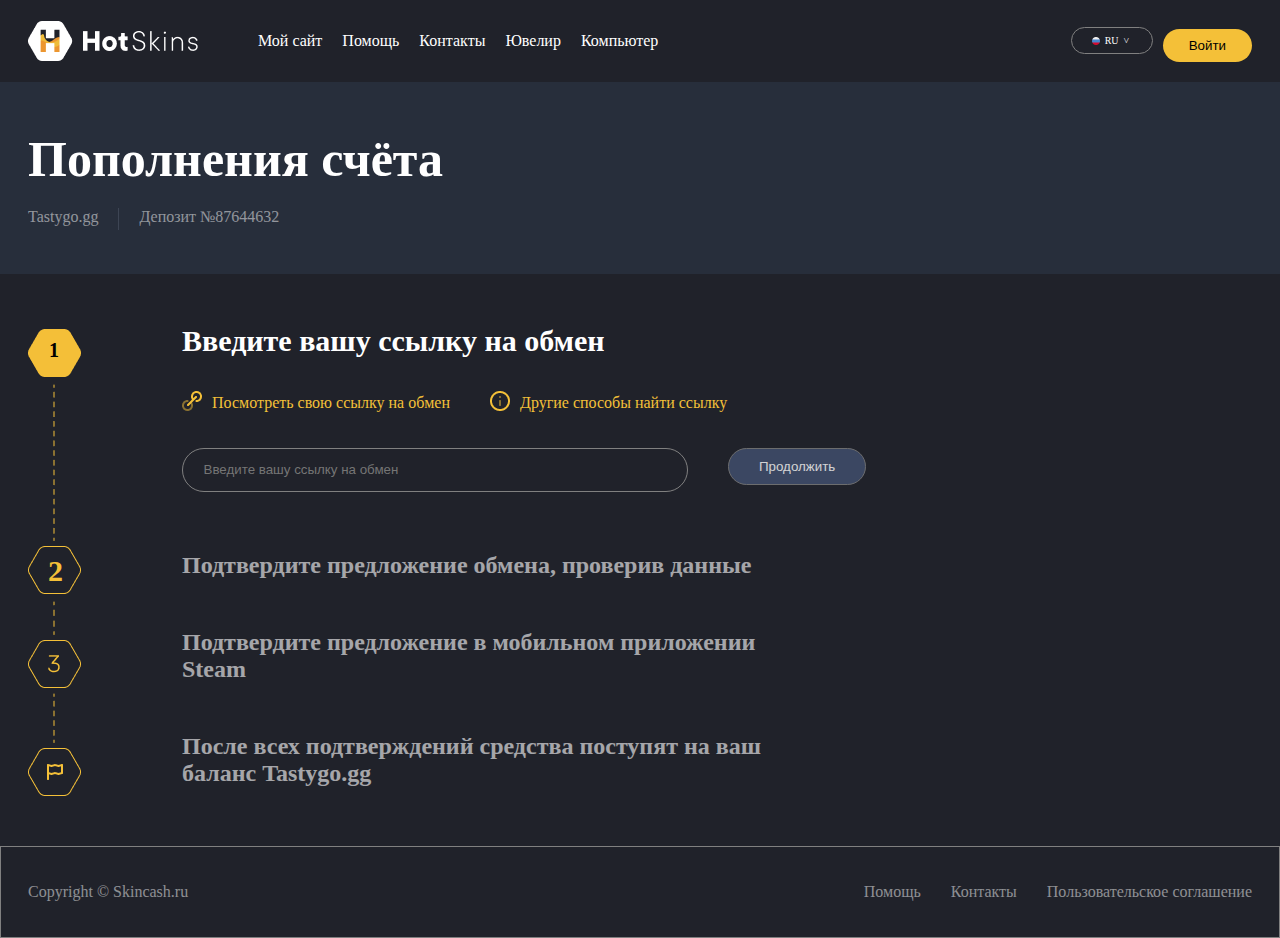
<file: tup-up-your-account.html>
<!DOCTYPE html>
<html lang="en">
<head>
    <meta charset="UTF-8">
    <meta http-equiv="X-UA-Compatible" content="IE=edge">
    <meta name="viewport" content="width=device-width, initial-scale=1.0">
    <title>Document</title>
    <link rel="stylesheet" href="css/style.css">
</head>
<body>
    <header>
        <div class="conteiner">
            <div class="navbar_top">
                <div class="navbar_left">
                    <div class="Home">
                            <a href="index.html"style="text-decoration: none">
                                <div class="navbar_1">
                                    <img src="assets/images/Frame 1.png" alt="">
                                    <img src="assets/images/HotSkins.png" alt="">
                                </div>
                            </a>
                    </div>
                    <div class="navbar_21">
                        <ul>
                            <a href="Hom.html" style="text-decoration: none">
                                <li>Мой сайт</li>
                            </a>
                            <a href="help.html" style="text-decoration: none">
                                <li>Помощь</li>
                            </a>
                            <a href="Contacts.html" style="text-decoration: none">
                                <li>Контакты</li>
                            </a>
                            <a href="yvelir.html" style="text-decoration: none">
                                <li>Ювелир</li>
                            </a>
                            <a href="computer.html" style="text-decoration: none">
                                <li>Компьютер</li>
                            </a>
                        </ul>
                    </div>
                </div>
                <div class="navbar_right">
                    <div>
                        <span>
                            <img src="assets/images/Russia.png" alt="">
                            <p>RU</p>
                            <p>˅</p>
                        </span>
                    </div>
                    <a href="register.html">
                        <div>
                            <button><p>Войти</p></button>
                        </div>
                    </a>
                </div>
            </div>
        </div>
    </header>
    <main>
        <div class="title">
            <div class="conteiner">
                <h1 class="account">Пополнения счёта</h1>
                <ul class="ul_title">
                    <li>Tastygo.gg</li>
                    <li> <img src="assets/images/Frame 401.png" alt=""></li>
                    <li>Депозит №87644632</li>
                </ul>
            </div>
        </div>
        <div class="tup_accont">
            <div class="conteiner">
                <div class="account_left_flex">
                    <div class="account_left">
                        <div class="account_left_img">
                            <img class="account_left_img2"src="assets/images/Star 2.png" alt="">
                            <h3 class="account_left_img1">1</h3>
                        </div>
                        <img class="account_stolb" src="assets/images/Vector 123.png" alt="">
                        <div class="account-banner">
                            <img class="account-banner_img" src="assets/images/Star 1.png" alt="">
                            <h3 class="account-banner_h3">2</h3>
                        </div>
                        <img class="account_stolb" src="assets/images/Vector 121.png" alt="">
                        <img src="assets/images/Frame 507.png" alt="">
                        <img class="account_stolb" src="assets/images/Vector 124.png" alt="">
                        <img src="assets/images/Frame 506.png" alt="">
                    </div>
                    <div class="account_right">
                        <h2 class="account_right_h2">Введите вашу ссылку на обмен</h2>
                        <div class="account_right2">
                            <div >
                                <div class="account_right1">
                                    <div>
                                        <img src="assets/images/Связки.png" alt="">
                                    </div>
                                    <div>
                                        <p>Посмотреть свою ссылку на обмен</p>
                                    </div>
                                </div>
                            </div>
                            <div>
                                <div class="account_right1">
                                    <div>
                                        <img src="assets/images/Информация.png" alt="">
                                    </div>
                                    <div>
                                        <p>Другие способы найти ссылку</p>
                                    </div>
                                </div>
                            </div>
                        </div>
                        <div class="account_right5">
                            <div class="account_input">
                                <input type="text" placeholder="     Введите вашу ссылку на обмен">
                            </div>
                            <div class="account_button">
                                <button>Продолжить</button>
                            </div>
                        </div>
                        <div class="account_h2">
                            <h2>Подтвердите предложение обмена, проверив данные</h2>
                            <h2>Подтвердите предложение в мобильном приложении <br> Steam</h2>
                            <h2>После всех подтверждений средства поступят на ваш <br> баланс Tastygo.gg</h2>
                        </div>
                    </div>
                </div>
            </div>
        </div>
    </main>
    <footer>
        <div class="conteiner">
            <div class="footer">
                <p>Copyright © Skincash.ru</p>
                <ul>
                    <li>Помощь</li>
                    <li>Контакты</li>
                    <li>Пользовательское соглашение</li>
                </ul>
            </div>
        </div>
    </footer>
</body>
</html>

</body>
</html>
</file>
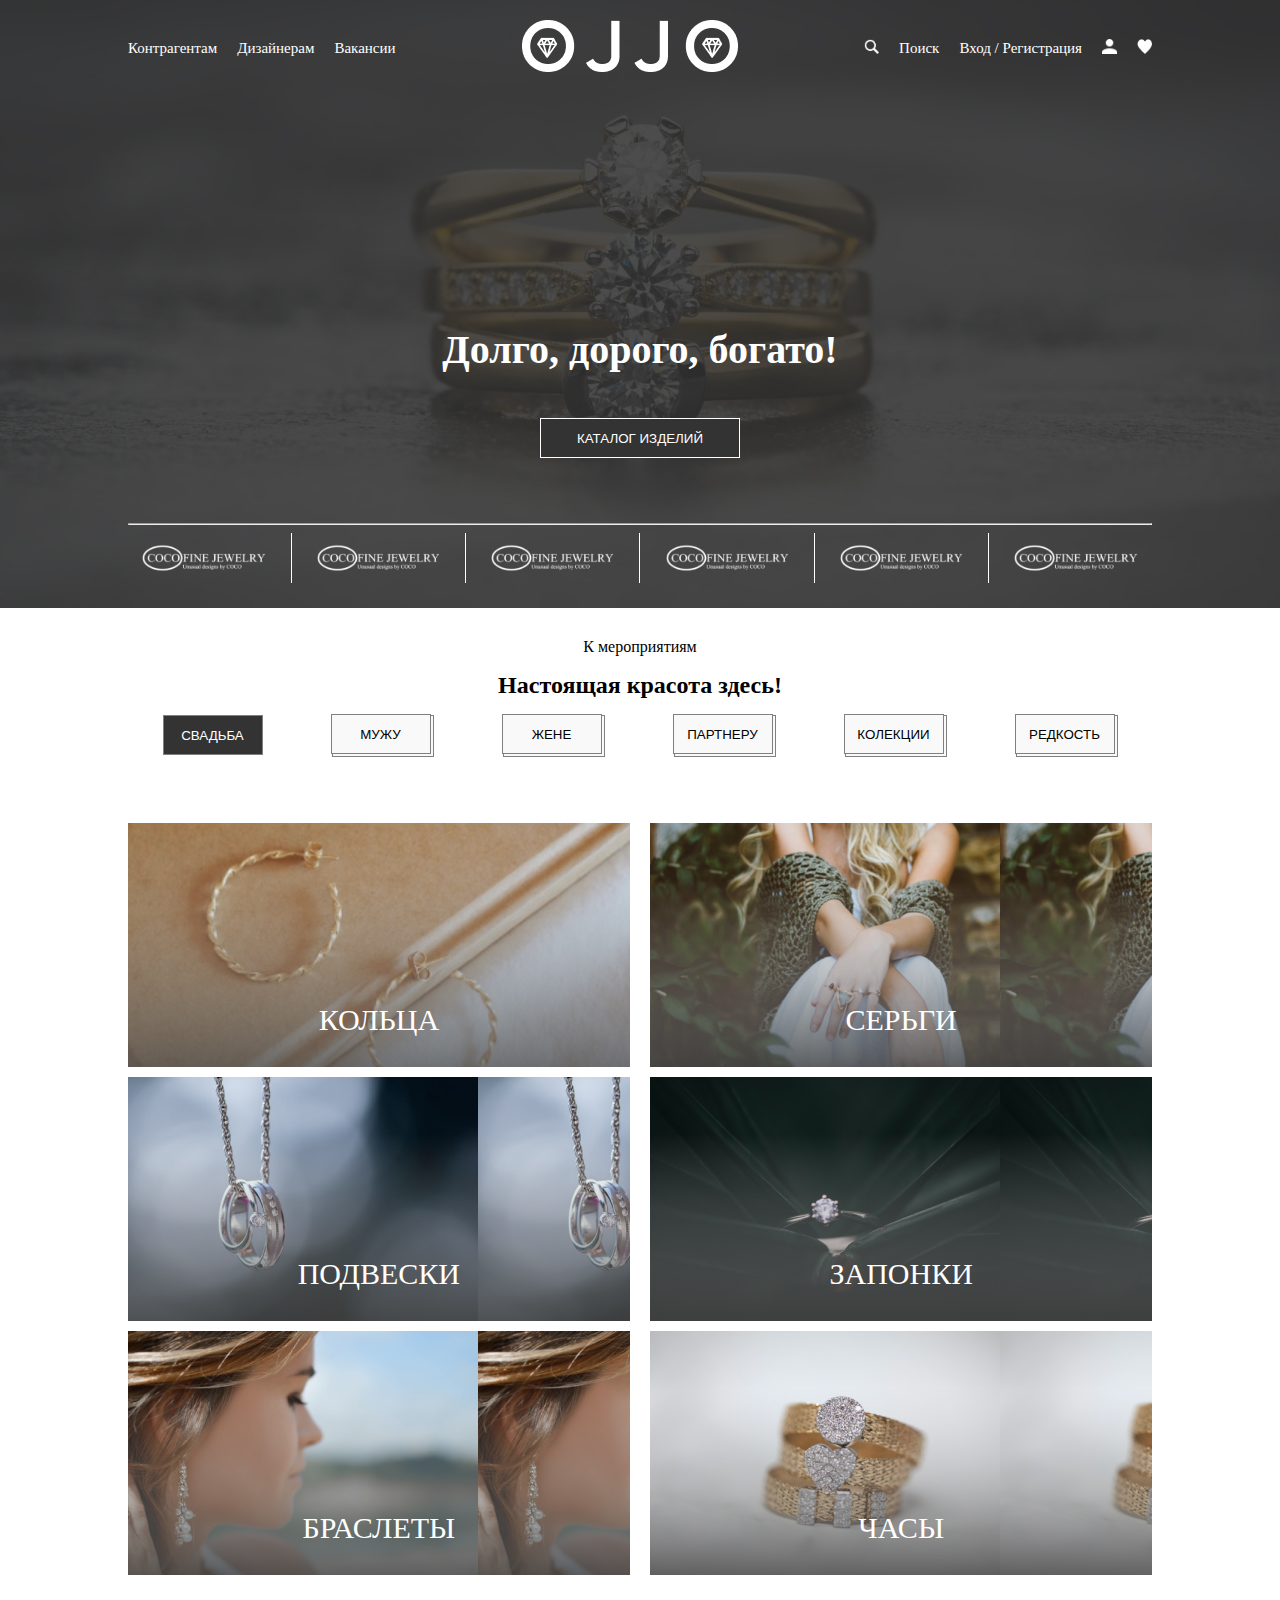
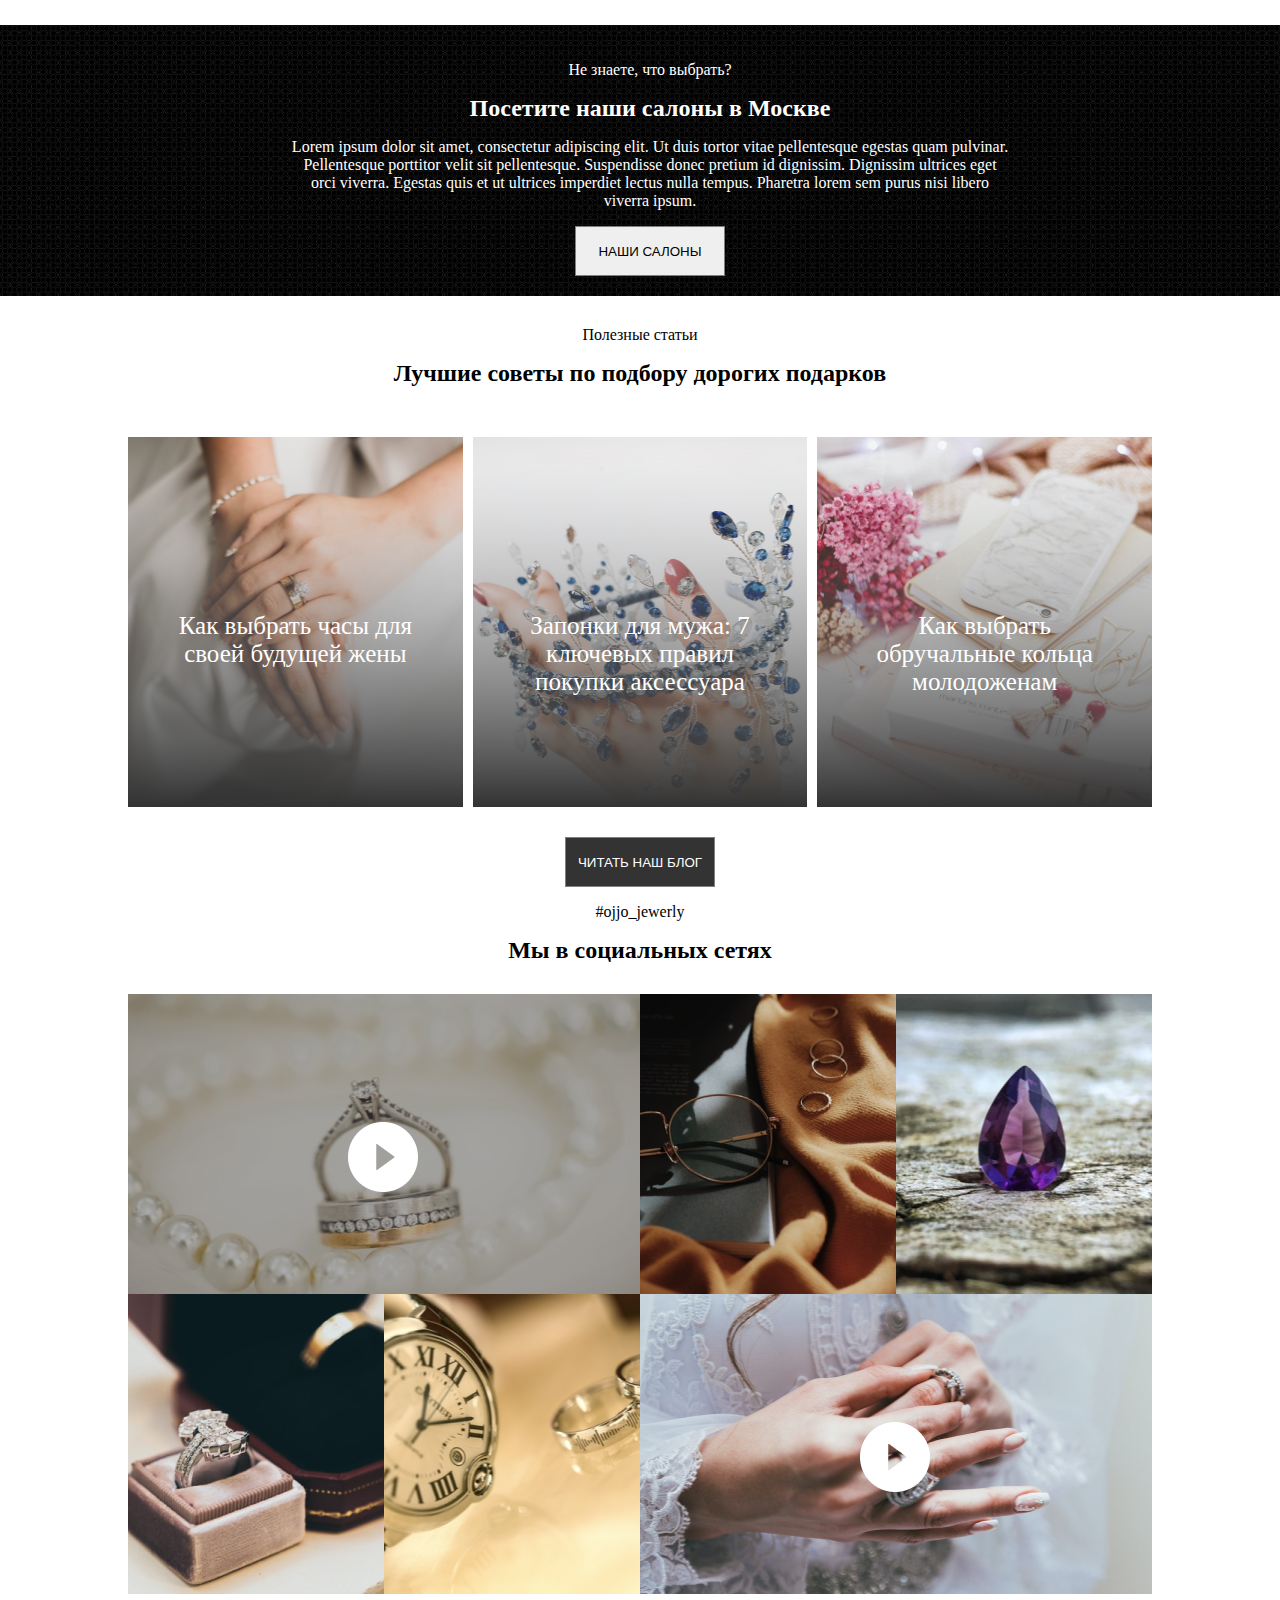
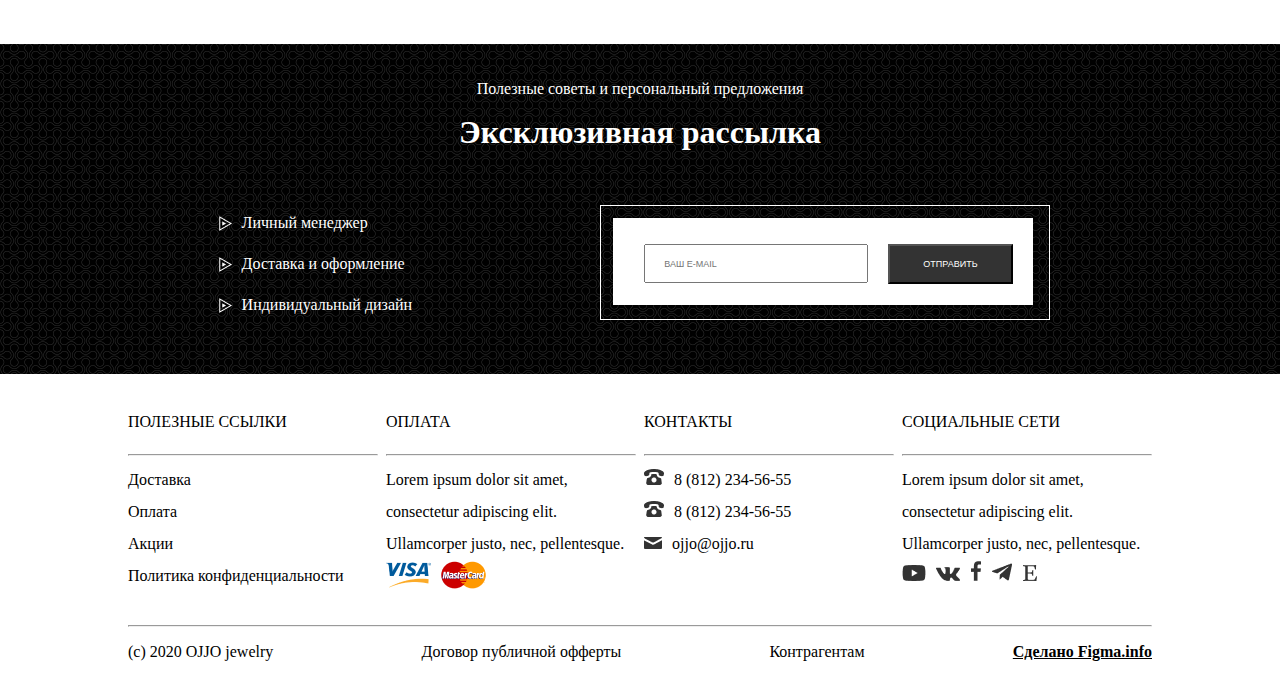
<file: yvelir.html>
<!DOCTYPE html>
<html lang="en">
<head>
    <meta charset="UTF-8">
    <meta http-equiv="X-UA-Compatible" content="IE=edge">
    <meta name="viewport" content="width=device-width, initial-scale=1.0">
    <title>Document</title>
    <link rel="stylesheet" href="css/styles.css">
</head>
<body>
    <header>
        <div class="header">
            <div class="conteiner">
                <div class="header_logo">
                    <div class="left_ul">
                        <ul>
                            <li>Контрагентам</li>
                            <li>Дизайнерам</li>
                            <li>Вакансии</li>
                        </ul>
                    </div>
                    <div class="logo">
                        <a href="index.html"style="text-decoration: none">
                            <div class="logo1">
                                <img src="assats/images/OJJO.png" alt="">
                            </div>
                        </a>
                        <div class="logo_left">
                            <img src="assats/images/Vector (10).png" alt="">
                        </div>
                        <div class="logo_right">
                            <img src="assats/images/Vector (10).png" alt="">
                        </div>
                    </div>
                    <div class="right_ul">
                        <ul>
                            <li><img src="assats/images/Vector (11).png" alt=""></li>
                            <li>Поиск</li>
                            <li>Вход / Регистрация</li>
                            <li><img src="assats/images/Vector (12).png" alt=""></li>
                            <li><img src="assats/images/Vector (13).png" alt=""></li>
                        </ul>
                    </div>
                    <div class="logo_bars">
                        <div class="bars">
                            <div class="bars1">
                                <div></div>
                            </div>
                            <div class="bars2">
                                <div></div>
                            </div>
                            <div class="bars3">
                                <div></div>
                            </div>
                        </div>
                    </div>
                </div>
                <div class="produrt">
                    <h1>Долго, дорого, богато!</h1>
                </div>
                <div class="button1">
                    <button>КАТАЛОГ ИЗДЕЛИЙ</button>
                </div>
                <!-- hr -->
                <div class="hr">
                    <hr>
                    <div>
                        <img src="assats/images/Rectangle 2.png" alt="">
                        <div class="line"><img src="assats/images/Line 2.png" alt=""></div>
                        <img src="assats/images/Rectangle 2.png" alt="">
                        <div class="line"><img src="assats/images/Line 2.png" alt=""></div>
                        <img src="assats/images/Rectangle 2.png" alt="">
                        <div class="line"><img src="assats/images/Line 2.png" alt=""></div>
                        <img src="assats/images/Rectangle 2.png" alt="">
                        <div class="line"><img src="assats/images/Line 2.png" alt=""></div>
                        <img src="assats/images/Rectangle 2.png" alt="">
                        <div class="line"><img src="assats/images/Line 2.png" alt=""></div>
                        <img src="assats/images/Rectangle 2.png" alt="">
                    </div>
                </div>
            </div>
        </div>
    </header>
    <main>
        <!-- card-1 -->
        <div class="card-1">
            <div class="conteiner">
                <div class="obzas">
                    <p>К мероприятиям</p>
                <h2>Настоящая красота здесь!</h2>
                </div>
                <div class="buttons">
                    <ul>
                        <button class="wedding">СВАДЬБА</button>
                        <li><button>МУЖУ</button>
                        </li>
                        <li><button>ЖЕНЕ</button>
                        </li>
                        <li><button>ПАРТНЕРУ</button>
                        </li>
                        <li><button>КОЛЕКЦИИ</button>
                        </li>
                        <li><button>РЕДКОСТЬ</button>
                        </li>
                    </ul>
                </div>
            </div>
        </div>
            <!-- product -->
        <div class="conteiner">    
            <div class="box">
               <div class="content">
                    <div class="product img1">
                        <p>КОЛЬЦА</p>
                    </div>
                    <div class="product img2">
                        <p>СЕРЬГИ</p>
                    </div>
                    <div class="product img3">
                        <p>ПОДВЕСКИ</p>
                    </div>
                    <div class="product img4">
                        <p>ЗАПОНКИ</p>
                    </div>
                    <div class="product img5">
                        <p>БРАСЛЕТЫ</p>
                    </div>
                    <div class="product img6">
                        <p>ЧАСЫ</p>
                    </div>
               </div>
            </div>
        </div>
        <div class="bleck_content">
            <div class="conteiner">
            <div class="bleck_content-1">
            <p>Не знаете, что выбрать?</p>
            <h2>Посетите наши салоны в Москве</h2>
            <p>Lorem ipsum dolor sit amet, consectetur adipiscing elit. Ut duis tortor vitae pellentesque <br> egestas quam pulvinar. Pellentesque porttitor velit sit pellentesque. Suspendisse donec <br> pretium id dignissim. Dignissim ultrices eget orci viverra. Egestas quis et ut ultrices <br> imperdiet lectus nulla tempus. Pharetra lorem sem purus nisi libero viverra ipsum.
            </p>
            <div>
                <button>НАШИ САЛОНЫ</button>
            </div>
            </div>
            </div>
        </div>
        <div class="conteiner">
            <div class="content1">
                <p>Полезные статьи</p>
                <h2>Лучшие советы по подбору дорогих подарков</h2>
            </div>
            <!-- card3 -->
            <div class="card3">
                <div class="img7">
                    <p>Как выбрать <br>
                         часы для своей <br>
                          будущей жены</p>
                </div>
                <div class="img7 img8">
                    <p>Запонки для мужа: <br>
                        7 ключевых правил <br>
                        покупки аксессуара</p>
                </div>
                <div class="img7 img9">
                    <p>Как выбрать <br>
                        обручальные кольца <br>
                        молодоженам</p>
                </div>
            </div>
            <div class="card4">
                <button>ЧИТАТЬ НАШ БЛОГ</button>
                <p>#ojjo_jewerly</p>
                <h2>Мы в социальных сетях</h2>
            </div>
            <!-- content2 -->
            <div class="content2">
                <div class="img10">
                    <div class="img01">
                        <img src="assats/images/Vector (14).png" alt="" class="logo-video">
                    </div>
                    <div class="img02"></div>
                    <div class="img03"></div>
                    <div class="img04"></div>
                    <div class="img05"></div>
                    <div class="img06">
                        <img src="assats/images/Vector (14).png" alt=""class="logo-video">
                    </div>
                </div>
            </div>
        </div>
        <!-- content3 -->
            <div class="content3">
                <div class="conteiner">
                    <div>
                        <p>Полезные советы и персональный предложения</p>
                    <h1>Эксклюзивная рассылка</h1>
                    <div class="bottom">
                        <div>
                            <ul>
                                <li>
                                    <img src="assats/images/subscribe__icon.png" alt=""> 
                                    Личный менеджер
                                </li>
                                <li>
                                    <img src="assats/images/subscribe__icon.png" alt=""> 
                                    Доставка и оформление
                                </li>
                                <li>
                                    <img src="assats/images/subscribe__icon.png" alt=""> 
                                    Индивидуальный дизайн
                                </li>
                            </ul>
                        </div>
                        <div class="email">
                            <div class="mail">
                                <div>
                                    <input type="email" placeholder="ВАШ E-MAIL">
                                </div>
                                <div>
                                    <button>ОТПРАВИТЬ</button>
                                </div>
                            </div>
                        </div>
                    </div>
                </div>
            </div>
        </div>
    </main>
    <footer>
        <!-- mobile footer -->
        <div class="footer">
            <div class="conteiner">
                <div class="footer_ul">
                    <ul>
                        <li>Контрагентам</li>
                        <li>Дизайнерам</li>
                        <li>Вакансии</li>
                        <li>Вход/Регистрация</li>
                    </ul>
                </div>
                <hr>
                <div class="footer-img">
                    <ul>
                        <li><img src="assats/images/Vector (12).png" alt=""></li>
                        <li><img src="assats/images/Vector (13).png" alt=""></li>
                    </ul>
                </div>
                <hr>
                <div class="footer_img">
                    <ul>
                        <li><img src="assats/images/Vector (25).png" alt=""></li>
                        <li><img src="assats/images/Vector (26).png" alt=""></li>
                        <li><img src="assats/images/Vector (27).png" alt=""></li>
                        <li><img src="assats/images/Vector (28).png" alt=""></li>
                        <li><img src="assats/images/Vector (29).png" alt=""></li>
                    </ul>
                </div>
            </div>
        </div>
        <div class="footer-1024px">
            <div class="conteiner">
                <div class="footer-ul">
                    <ul>
                        <li><p>ПОЛЕЗНЫЕ ССЫЛКИ</p></li>
                        <hr>
                        <li>Доставка</li>
                        <li>Оплата </li>
                        <li>Акции</li>
                        <li>Политика конфиденциальности</li>
                    </ul>
                    <ul>
                        <li><p>ОПЛАТА</p></li>
                        <hr>
                        <li>Lorem ipsum dolor sit amet, <br>
                             consectetur adipiscing elit. Ullamcorper <br> justo, nec, pellentesque.</li>
                        <li>
                            <div class="ul-img">
                                <div>
                                    <img src="assats/images/Rectangle 13.png" alt="">
                                </div>
                                <div>
                                    <img src="assats/images/Rectangle 14.png" alt="">
                                </div>
                            </div>
                        </li>
                    </ul>
                    <ul>
                        <li><p>КОНТАКТЫ</p></li>
                        <hr>
                        <li>
                            <div class="ul-img">
                                <div>
                                    <img src="assats/images/Vector (15).png" alt="">
                                </div>
                                <div>
                                    8 (812) 234-56-55
                                </div>
                            </div>
                        </li>
                        <li>
                            <div class="ul-img">
                                <div>
                                    <img src="assats/images/Vector (15).png" alt="">
                                </div>
                                <div>
                                     8 (812) 234-56-55
                                </div>
                            </div>
                        </li>
                        <li>
                            <div class="ul-img">
                                <div>
                                    <img src="assats/images/Vector (16).png" alt="">
                                </div>
                                <div>
                                    ojjo@ojjo.ru
                                </div>
                            </div>
                        </li>
                    </ul>
                    <ul>
                        <li><p>СОЦИАЛЬНЫЕ СЕТИ</p></li>
                        <hr>
                        <li>Lorem ipsum dolor sit amet, <br> consectetur adipiscing elit. Ullamcorper <br> justo, nec, pellentesque.</li>
                        <li>
                            <div class="ul-img">
                                <div>
                                    <img src="assats/images/Vector (17).png" alt="">
                                </div>
                                <div>
                                    <img src="assats/images/Vector (18).png" alt="">
                                </div>
                                <div>
                                    <img src="assats/images/Vector (19).png" alt="">
                                </div>
                                <div>
                                    <img src="assats/images/Vector (20).png" alt="">
                                </div>
                                <div>
                                    <img src="assats/images/Vector (21).png" alt="">
                                </div>
                            </div>
                        </li>
                    </ul>
                </div>
                <hr>
                <div class="ul-bottom">
                    <ul>
                        <li>(c) 2020 OJJO jewelry</li>
                        <li>Договор публичной офферты</li>
                        <li>Контрагентам</li>
                        <li><b><u>Сделано Figma.info</u></b></li>
                    </ul>
                </div>
            </div>
        </div>
    </footer>
</body>
</html>
</file>
<file: css/style.css>
@import url("./header.css");
@import url("./ocnova.css");
@import url("./title.css");
@import url("./main-rov.css");
@import url("./contacts.css");
@import url("./footer.css");
@import url("./help.css");
@import url("./hom.css");
@import url("./register.css");
@import url("./registr.css");
@import url("./tup-up-your-account.css");
@import url("./CsGo.css");
@import url("./Dota.css");

body{
    margin: 0;
    padding: 0;
    cursor: pointer;
}
h1,h2,h3,h4,h5,h6{
    margin: 0;
    padding: 0;
}
.contacts_li1{
    color: white;
}
ul{
    margin: 0;
    padding: 0;
}
.conteiner{
    width: 1224px;
    margin: auto;
}

li{
    list-style: none;
}
</file>
<file: css/styles.css>
body{
    margin: 0;
    padding: 0;
}
button,li{
    cursor: pointer;
}
button:hover{
    box-shadow: calc(5) white;
    
}
h1,h2,h3,h4,h5,h6{
    margin: 0;
    padding: 0;
}
.content{
    cursor: pointer;
}
.header{
  background:  url('../assats/images/bgc.jpg')center/cover;  
  width: 100%;
  height: 100%;
  position: relative;
}
li{
    list-style: none;
}
.conteiner{
    width: 90%;
    margin: auto;
}
.logo{
    position: relative;
}
.logo_left img{
    position: absolute;
    top: 17px;
    left: 15px;
}
.logo_right img{
    position: absolute;
    top: 17px;
    left: 180px;
}
.left_ul{
    display: none;
}
.right_ul{
    display: none;
}
.bars1 div{
    width: 40px;
    height: 5px;
    background-color:white;
    border-radius: 0;
    margin: 4px 0;
    border-radius: 10px;
    margin-bottom: 8px;
}
.bars2 div{
    width: 25px;
    height: 5px;
    background-color:white;
    border-radius: 0;
    margin: 4px 0;
    border-radius: 10px;
}
.bars3 div{
    width: 40px;
    height: 5px;
    background-color:white;
    border-radius: 0;
    margin: 4px 0;
    border-radius: 10px;
    margin-top: 8px;
}
.header_logo{
    display: flex;
    justify-content: space-between;
    align-items: center;
    padding-top: 20px;
}
.produrt h1{
    color: white;
    margin-top: 40%;
    font-size: 40px;
    text-align: center;
}
.hr div img{
    font-size: 5px;
    object-fit: cover;
    width: 160px;
    height: 60px;
}
.hr div{
    display: flex;
    justify-content: space-around;
    display: none;
}
/* main */
.card-1{
    display: none;
}
.button1{
    margin-top: 30px;
    text-align: center;
}
.button1 button{
    text-align: center;
    border: 1px solid #FFFFFF;;
    color: #FFFFFF;;
    background-color: #333333;
    width: 200px;
    height: 40px;
    margin: 15px 35px;
}
.obzas{
    margin-top: 30px;
    text-align: center;
}
.buttons ul{
    
    display: flex;
    gap: 50px;
    flex-wrap: wrap;

}
.buttons ul li button{
    border: 1px solid grey;
    width: 150px;
    height: 50px;
    background-color: #F9F9F9;
    margin-top: -2%;
    margin-left: -2%;
}
.buttons ul li{
    border: 1px solid grey;
    width: 150px;
    height: 50px;
    background-color: #F9F9F9;
    position: relative;
    z-index: -1;
    
}
.wedding{
    border: 1px solid grey;
    width: 170px;
    height: 60px;
    background:#333333;
    color: white;
}
.product{
    width: 100%;
    height: 100%;
}
.img1{
    background: url('../assats/images/Rectangle\ 5.jpg')center/cover;
}
.logo-video{
    object-fit: cover;
    width: 70px;
    height: 70px;
}
.img10 div img{
    margin: 25% 43%;
}
.img2{
    background: url('../assats/images/Rectangle\ 5\ \(1\).jpg');
}
.img3{
    background: url('../assats/images/Rectangle\ 5\ \(2\).jpg');    
}
.img4{
    background: url('../assats/images/Rectangle\ 5.png');    
}
.img5{
    background: url('../assats/images/Rectangle\ 5\ \(1\).png');    
}
.img6{
    background: url('../assats/images/Rectangle\ 5\ \(2\).png');    
}
.content div p{
    color: white;
    text-align: center;
    padding-top: 150px;
    font-size: 30px;
}
.bleck_content{
    padding: 20px 10px;
    text-align: center;
    color: white;
    background: url('../assats/images/Rectangle\ 6.jpg')center/cover;
    width: 100%;
    height: 100%;
    margin-top: 50px;
    border: 0;
}
.bleck_content-1{
    text-align: center;
}
.bleck_content div button{
    border: 1px solid grey;
    width: 150px;
    height: 50px;
}
br{
    display: none;
}
.content1{
    margin-top: 30px;
    text-align: center;
}
.img7{
    background: url('../assats/images/Rectangle\ 5\ \(3\).png')center/cover;
    width: 100%;
    height: 270px;
}
.img8{
    background: url('../assats/images/Rectangle\ 5\ \(4\).png');
}
.img9{
    background: url('../assats/images/Rectangle\ 5\ \(5\).png');
}
.card3 div p{
text-align: center;
color: white;
font-size: 25px;
padding-top: 150px;
padding-left: 30px;
padding-right: 30px;
padding-bottom: 10px;
}
.card4{ 
    margin-top: 30px;
    text-align: center;
    display: none;
}
.card4 button{
    color: white;
    border: 1px solid grey;
    width: 150px;
    height: 50px;
    background: #333333;
}
.content2{
    width: 100%;
    display: none;
    position: relative;
    justify-content: space-around;
}
.img01{
    background: url('../assats/images/img--hover.png') center/cover; 
    width: 50%;
    height: 300px;
}
.img02{
    background: url('../assats/images/gallery__image.png')center/cover;
    width: 25%;
    height: 300px;
}
.img03{
    background: url('../assats/images/gallery__image\ \(1\).png')center/cover;
    width: 25%;
    height: 300px;
}
.img04{
    background: url('../assats/images/gallery__image\ \(2\).png')center/cover;
    width: 25%;
    height: 300px;
}
.content2 div img{
    cursor: pointer;
}
.img05{
    background: url('../assats/images/gallery__image (3).png')center/cover;
    width: 25%;
    height: 300px;
}
.img06{
    background: url('../assats/images/Rectangle 8.png')center/cover;
    width: 50%;
    height: 300px;
}
.img10{
    display: flex;
    flex-wrap: wrap;
    padding-top: 30px;
}
.img10 img{
   margin: 0;
   padding: 0;
}
.content3{
    color: white;
    background: url('../assats/images/Rectangle\ 9.jpg');
    text-align: center;
    padding-top: 20px;
    margin-top: 50px;
    display: none;
}
.bottom{
    display: flex;
    justify-content: space-around;
    padding-top: 40px;
    padding-bottom: 40px;
}
.bottom div ul li{
    display: flex;
    align-items: center;
    gap: 10px;
    margin-top: 23px;
}
.email{
    border: 1px solid white;
    width: 448px;
    height: 113px;
    margin: 14px 15px;

    
}
.mail{
    border: 1px solid white;
    width: 418px;
    height: 85px;
    background-color: white;
    display: flex;
    margin: 12px 12px;
    
}
.mail div input{
    padding:13px 85px 12px 18px;
    font-size: 9px;
    margin: 25px 20px;
    margin-left: 30px;
}
.mail div button{
    background-color: #333333;
    color: white;
    padding: 13px 33px;
    font-size: 9px;
    margin-right: 20px;
    margin-top: 25px;
}
/* footer */
.footer{
    background-color: #333333;
}
.footer_ul ul{
    padding-top: 30px;
}
.footer_ul ul li{
    margin-top: 10px;
    color: #FFFFFF;
}
.footer-img ul{
    display: flex;
    gap: 20px;
}
.footer_img ul{
    display: flex;
    gap: 20px;
}
.footer_img{
    padding-bottom: 30px;
}
.footer-ul ul{
    width: 250px;
}
.footer-ul{
    display: flex;
    justify-content: space-between;
}
.footer-ul ul li{
    line-height: 2;
}
.ul-img{
    align-items: center;
    display: flex;
    gap: 10px;
}
.ul-bottom ul{
    display: flex;
    justify-content: space-between;
    align-items: center;
}
.footer-1024px{
    display: none;
}






@media screen and (min-width:768px){
    .logo_bars{
        display: none;
    }
    .right_ul{
        display: flex;
        gap: 10px;
    }
    .right_ul ul li img{
        width: 15px;
        height: 15px;
    }
    .right_ul ul{
        font-size:15px;
        color: white;
        align-items: center;
        display: flex;
        gap: 20px;
    }
    .bleck_content{
        display: block;
    }
    .bottom {
        display: flex;
        justify-content: space-around;
    }
}
@media screen and (min-width: 1024px){
    .left_ul{
        display: flex;
        color: white;
    }
    .left_ul ul{
        align-items: center;
        display: flex;
        gap: 20px;
        font-size: 15px;
    }
    .conteiner{
        width: 80%;
        margin: auto;
    }
    .produrt h1{
        margin-top: 250px;
    }
    .hr hr{
        margin-top: 50px;
    }
    .hr div img{
        width: 130px;
        height: 50px;
        margin-bottom: 25px;
    }
    .hr div{
        display: flex; 
    }
    .card4{
        display: block;
    }
    .content2{
        display: block;
    }
    .card-1{
        display: flex;
    }
    ul{
        padding: 0px 0px 0px 0px;
    }
    .buttons ul{
        flex-wrap: wrap;
        display: flex;
        justify-content: space-around;
        gap: 0;
    }
    .buttons ul button{
        width: 100px;
        height: 40px;
    }
    .buttons ul li{
        width: 100px;
        height: 40px;
    }
    .buttons ul li button{
        width: 100px;
        height: 40px;

    }
    .bleck_content-1{
        margin-left: 15%;
        margin-right: 15%;
    }
    .content{
        padding-top: 50px;
        justify-content: space-between;
        display: flex;
        flex-wrap: wrap;
        gap: 10px;
    }
    .img10 div{
        display: flex;
    }
    .product{
        width:49%;
        object-fit: cover;
        overflow: hidden;
    }
    .product:hover{
        transform: scale(1.01);
    }
    .img7{
        width: 350px;
        height: 370px;
    }
    .product p{
        transition: .4;
    }
    .product p:hover{
        color: #333333;
    }
    .card3{
        padding-top: 50px;
        justify-content: space-between;
        display: flex;
        gap: 10px; 
    }
    .content3{
        display: block;
    }
    .footer{
        display: none;
    }
    .footer-1024px{
        display: flex;
    }
    ul{
        transition: .6;
    }
    li:hover{
        color: gray;
    }
    .line{
        width: 1px;
    }
}
@media screen and (min-width:1440px){
    .obzas{
        font-size: 20px;
        margin-top: 90px;
        margin-bottom: 80px;
    }
    .conteiner{
        width: 1024px;
        margin: auto;
    }
    .left_ul{
        display: flex;
        color: white;
    }
    .left_ul ul{
        align-items: center;
        display: flex;
        gap: 20px;
        font-size: 15px;
    }
    .content div{
        width: 32.5%;
        height: 32%;
    }
    .bottons ul{
        display: flex;
        align-items: center;
        justify-content: space-between;
    }
     .buttons ul button{
        width: 170px;
        height: 65px;
    }
    .buttons ul li{
        width: 140px;
        height: 60px;
    }
    .buttons ul li button{
        width: 140px;
        height: 60px;
    }
    .card4 p{
        padding-top: 30px;
    }
    .ul-img{
        gap: 30px;
    }
}
</file>
